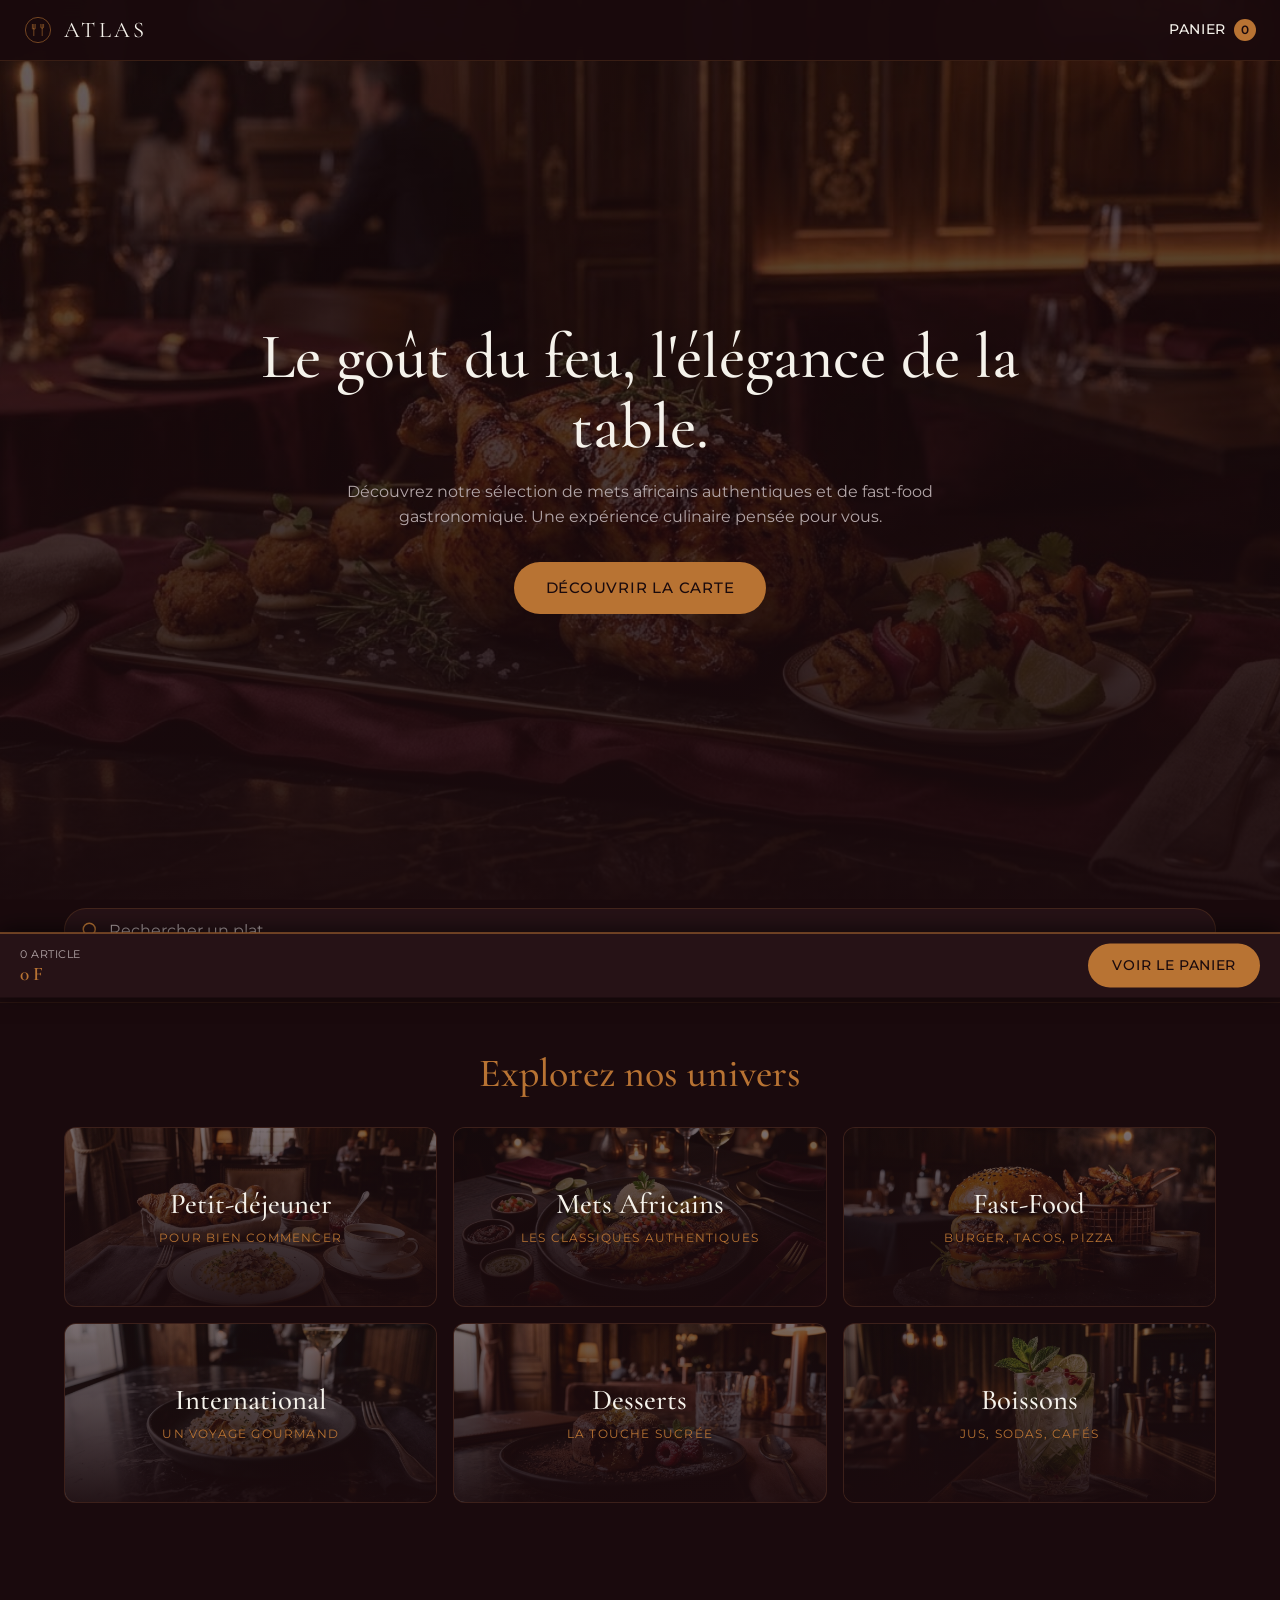
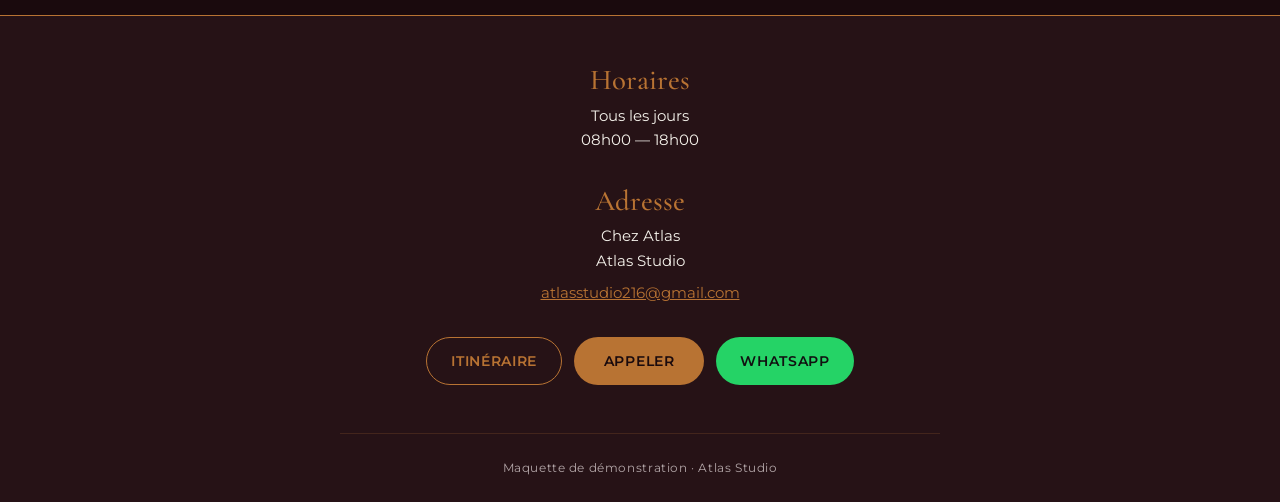
<file: index.html>
<!DOCTYPE html>
<html lang="fr">
<head>
  <meta charset="utf-8">
  <meta name="viewport" content="width=device-width, initial-scale=1, viewport-fit=cover">
  <title>ATLAS - Restaurant</title><title>ATLAS - Restaurant</title>

  <link rel="icon" type="image/svg+xml" href="data:image/svg+xml,%3Csvg xmlns='http://www.w3.org/2000/svg' viewBox='0 0 100 100'%3E%3Ccircle cx='50' cy='50' r='45' stroke='%23B87333' stroke-width='6' fill='none'/%3E%3Cpath d='M35 30V70 M30 30V45 C30 48 35 48 35 45 M40 30V45 C40 48 35 48 35 45' stroke='%23B87333' stroke-width='6' stroke-linecap='round'/%3E%3Cpath d='M65 30V70 M60 30V40 C60 45 70 45 70 40 V30' stroke='%23B87333' stroke-width='6' stroke-linecap='round'/%3E%3C/svg%3E">

<!-- Balises de partage WhatsApp -->
  <meta property="og:title" content="ATLAS - Le goût du feu, l'élégance de la table">
  <meta property="og:description" content="Découvrez notre sélection de mets africains authentiques et de fast-food gastronomique.">
  <meta property="og:image" content="https://atlas290.github.io/atlas-demo/images/hero.jpg">
  <meta property="og:type" content="website">

  <meta name="description" content="ATLAS, le goût du feu et de l'élégance. Fast-food et mets africains.">
  <meta name="description" content="ATLAS, le goût du feu et de l'élégance. Fast-food et mets africains.">
  <link rel="preconnect" href="https://fonts.googleapis.com">
  <link rel="preconnect" href="https://fonts.gstatic.com" crossorigin>
  <link href="https://fonts.googleapis.com/css2?family=Cormorant+Garamond:wght@500;600&family=Montserrat:wght@400;500;600&display=swap" rel="stylesheet">
  <link rel="stylesheet" href="style.css">
</head>
<body>

  <!-- HEADER -->
  <header class="header">
    <a href="index.html" class="logo-container">
      <svg class="logo-svg" viewBox="0 0 100 100" fill="none" xmlns="http://www.w3.org/2000/svg">
        <circle cx="50" cy="50" r="45" stroke="currentColor" stroke-width="2"/>
        <path d="M35 30V70 M30 30V45 C30 48 35 48 35 45 M40 30V45 C40 48 35 48 35 45" stroke="currentColor" stroke-width="2" stroke-linecap="round"/>
        <path d="M65 30V70 M60 30V40 C60 45 70 45 70 40 V30" stroke="currentColor" stroke-width="2" stroke-linecap="round"/>
      </svg>
      <span class="logo-text">Atlas</span>
    </a>
    
    <a href="panier.html" class="header-cart">
      Panier
      <span class="cart-count" id="cart-count">0</span>
    </a>
  </header>

  <!-- HERO -->
  <section class="hero">
    <!-- Correction ici : le m a été supprimé -->
    <img src="images/hero.jpg" alt="Poulet braisé gastronomique ATLAS" class="hero-bg">
    <div class="hero-content">
      <h1>Le goût du feu, l'élégance de la table.</h1>
      <p>Découvrez notre sélection de mets africains authentiques et de fast-food gastronomique. Une expérience culinaire pensée pour vous.</p>
      <a href="menu.html" class="btn btn-primaire">Découvrir la carte</a>
    </div>
  </section>

  <!-- ZONE STICKY : RECHERCHE & RACCOURCIS -->
  <div class="sticky-nav">
    <div class="search-container">
      <div class="search-box">
        <svg class="search-icon" viewBox="0 0 24 24" fill="none" stroke="currentColor" stroke-width="2" stroke-linecap="round" stroke-linejoin="round">
          <circle cx="11" cy="11" r="8"></circle>
          <line x1="21" y1="21" x2="16.65" y2="16.65"></line>
        </svg>
        <input type="text" placeholder="Rechercher un plat..." aria-label="Rechercher">
      </div>
    </div>
    
    <div class="ruban-categories">
      <a href="menu.html" class="pill active">Tout</a>
      <a href="menu.html" class="pill">Petit-déjeuner</a>
      <a href="menu.html" class="pill">Mets Africains</a>
      <a href="menu.html" class="pill">Fast-Food</a>
      <a href="menu.html" class="pill">International</a>
      <a href="menu.html" class="pill">Desserts</a>
      <a href="menu.html" class="pill">Boissons</a>
    </div>
  </div>

  <!-- CATEGORIES -->
  <section class="section" id="menu">
    <div class="section-title">
      <h2>Explorez nos univers</h2>
    </div>
    <div class="categories-grid">
      
      <a href="menu.html" class="categorie-carte">
        <img src="images/img-petit-dej.jpg" class="categorie-image" loading="lazy" alt="Petit-déjeuner">
        <div class="categorie-contenu">
          <h3>Petit-déjeuner</h3>
          <span>Pour bien commencer</span>
        </div>
      </a>

      <a href="menu.html" class="categorie-carte">
        <img src="images/img-africain.jpg" class="categorie-image" loading="lazy" alt="Mets Africains">
        <div class="categorie-contenu">
          <h3>Mets Africains</h3>
          <span>Les classiques authentiques</span>
        </div>
      </a>

      <a href="menu.html" class="categorie-carte">
        <img src="images/img-fastfood.jpg" class="categorie-image" loading="lazy" alt="Fast-Food">
        <div class="categorie-contenu">
          <h3>Fast-Food</h3>
          <span>Burger, Tacos, Pizza</span>
        </div>
      </a>

      <a href="menu.html" class="categorie-carte">
        <img src="images/img-international.jpg" class="categorie-image" loading="lazy" alt="International">
        <div class="categorie-contenu">
          <h3>International</h3>
          <span>Un voyage gourmand</span>
        </div>
      </a>

      <a href="menu.html" class="categorie-carte">
        <img src="images/img-dessert.jpg" class="categorie-image" loading="lazy" alt="Desserts">
        <div class="categorie-contenu">
          <h3>Desserts</h3>
          <span>La touche sucrée</span>
        </div>
      </a>

      <a href="menu.html" class="categorie-carte">
        <img src="images/img-boisson.jpg" class="categorie-image" loading="lazy" alt="Boissons">
        <div class="categorie-contenu">
          <h3>Boissons</h3>
          <span>Jus, sodas, cafés</span>
        </div>
      </a>

    </div>
  </section>

  <!-- BARRE FLOTTANTE PANIER -->
  <div class="barre-panier-flottante" id="barre-panier-flottante">
    <div class="barre-panier-info">
      <span id="barre-panier-qte">0 article</span>
      <span id="barre-panier-total">0 F</span>
    </div>
    <a href="panier.html" class="btn btn-primaire" style="height: 44px; padding: 0 24px; font-size: 0.85rem;">Voir le panier</a>
  </div>

  <script src="script.js"></script><!-- FOOTER -->
  <footer class="footer">
    <div class="footer-content">
      <div class="footer-block">
        <h3>Horaires</h3>
        <p>Tous les jours<br>08h00 — 18h00</p>
      </div>
      
      <div class="footer-block">
        <h3>Adresse</h3>
        <p>Chez Atlas<br>Atlas Studio</p>
        <p style="margin-top: 8px;">
          <a href="mailto:atlasstudio216@gmail.com" style="color: var(--accent); text-decoration: underline;">atlasstudio216@gmail.com</a>
        </p>
      </div>

      <div class="footer-actions">
        <a href="https://maps.google.com/?q=Cotonou,Benin" target="_blank" class="btn-footer btn-footer-outline">Itinéraire</a>
        <a href="tel:+2290143327643" class="btn-footer btn-footer-primaire">Appeler</a>
        <a href="https://wa.me/2290143327643" target="_blank" class="btn-footer btn-footer-whatsapp">WhatsApp</a>
      </div>

      <div class="footer-bottom">
        <p>Maquette de démonstration · Atlas Studio</p>
      </div>
    </div>
  </footer>
</body>
</html>
</file>
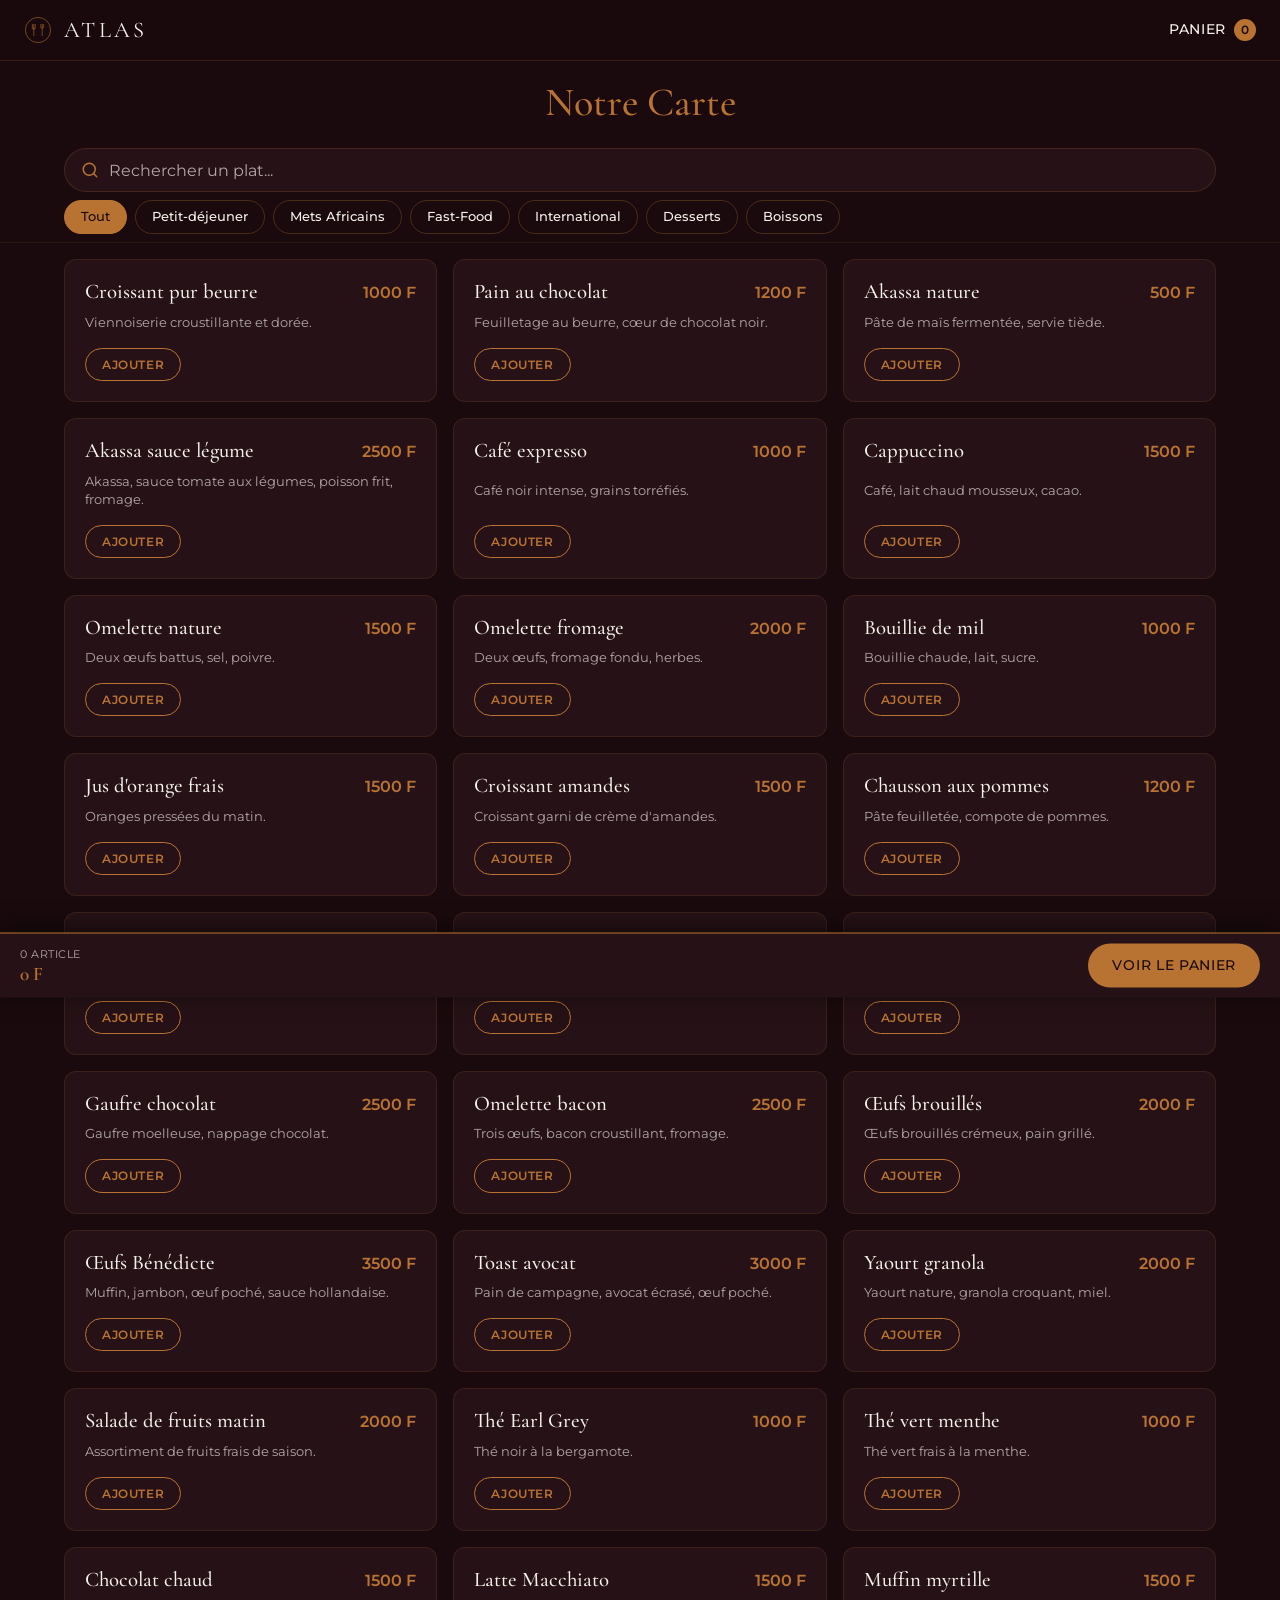
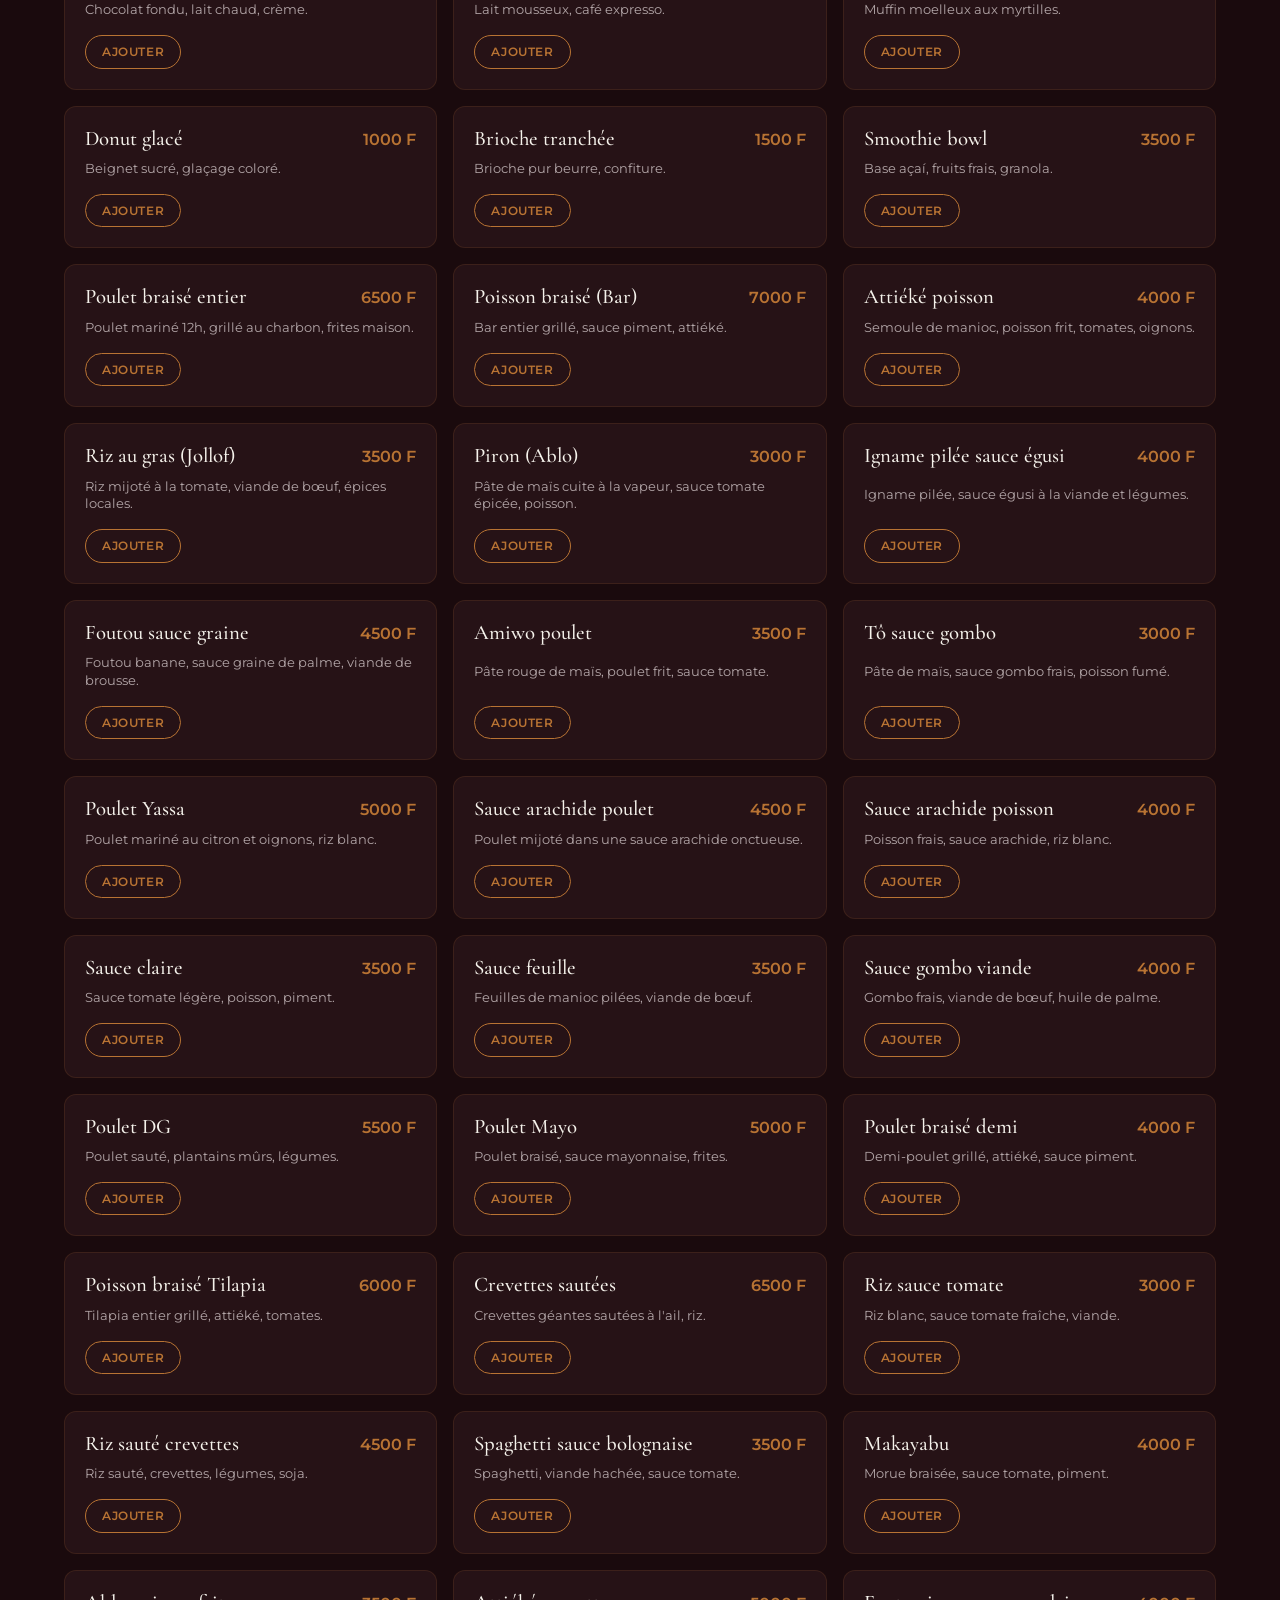
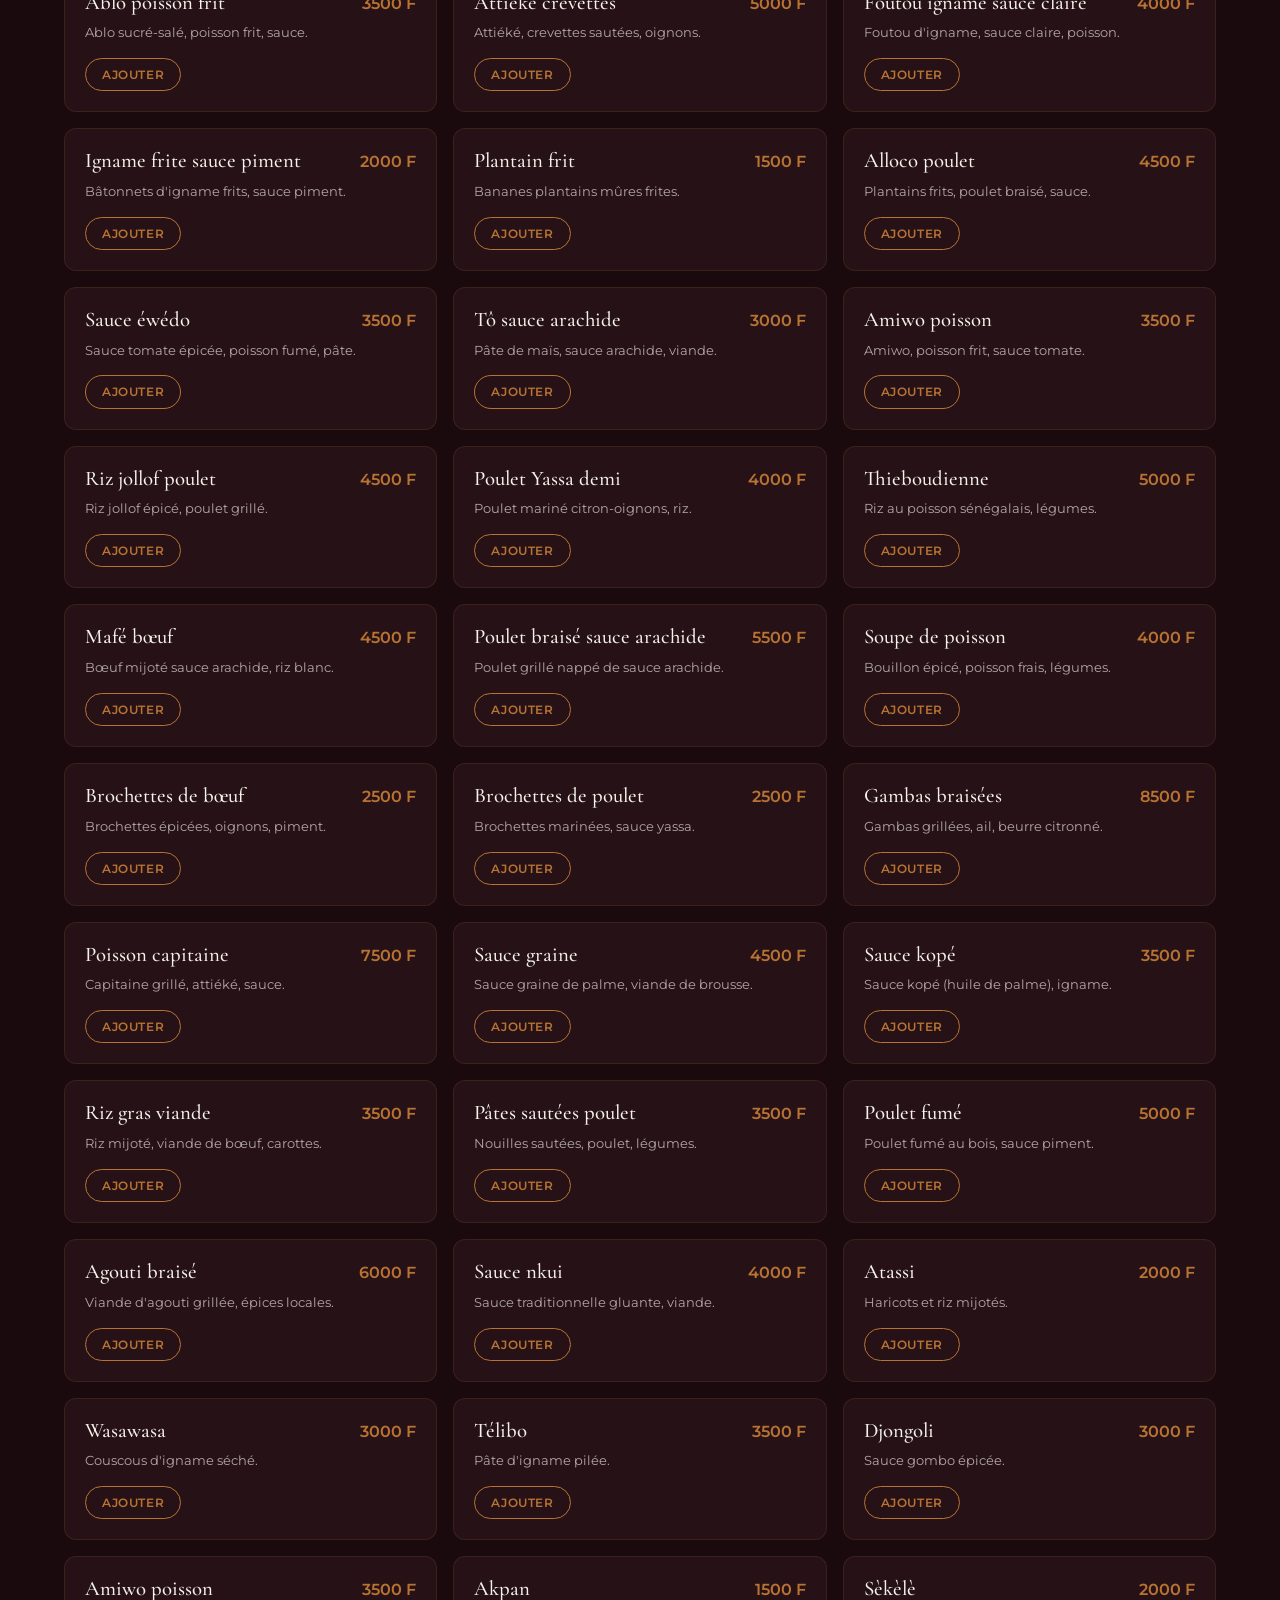
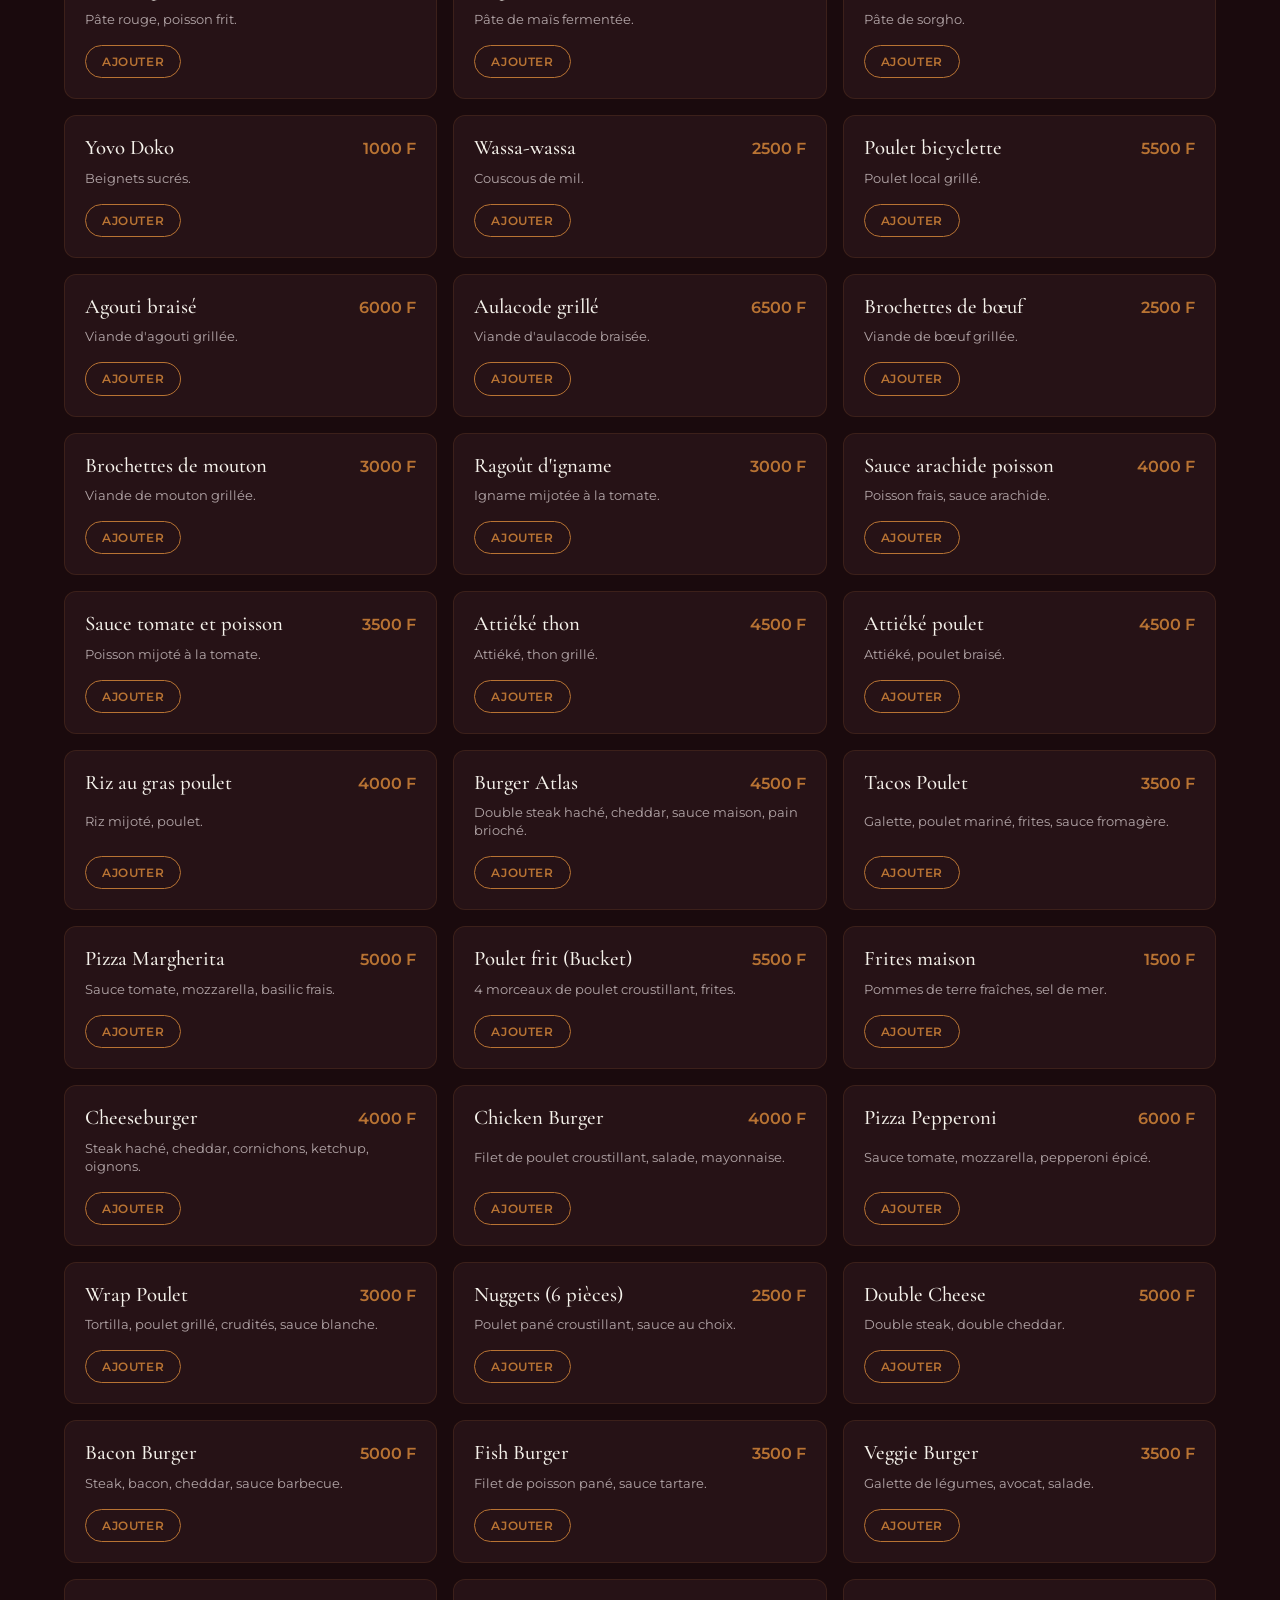
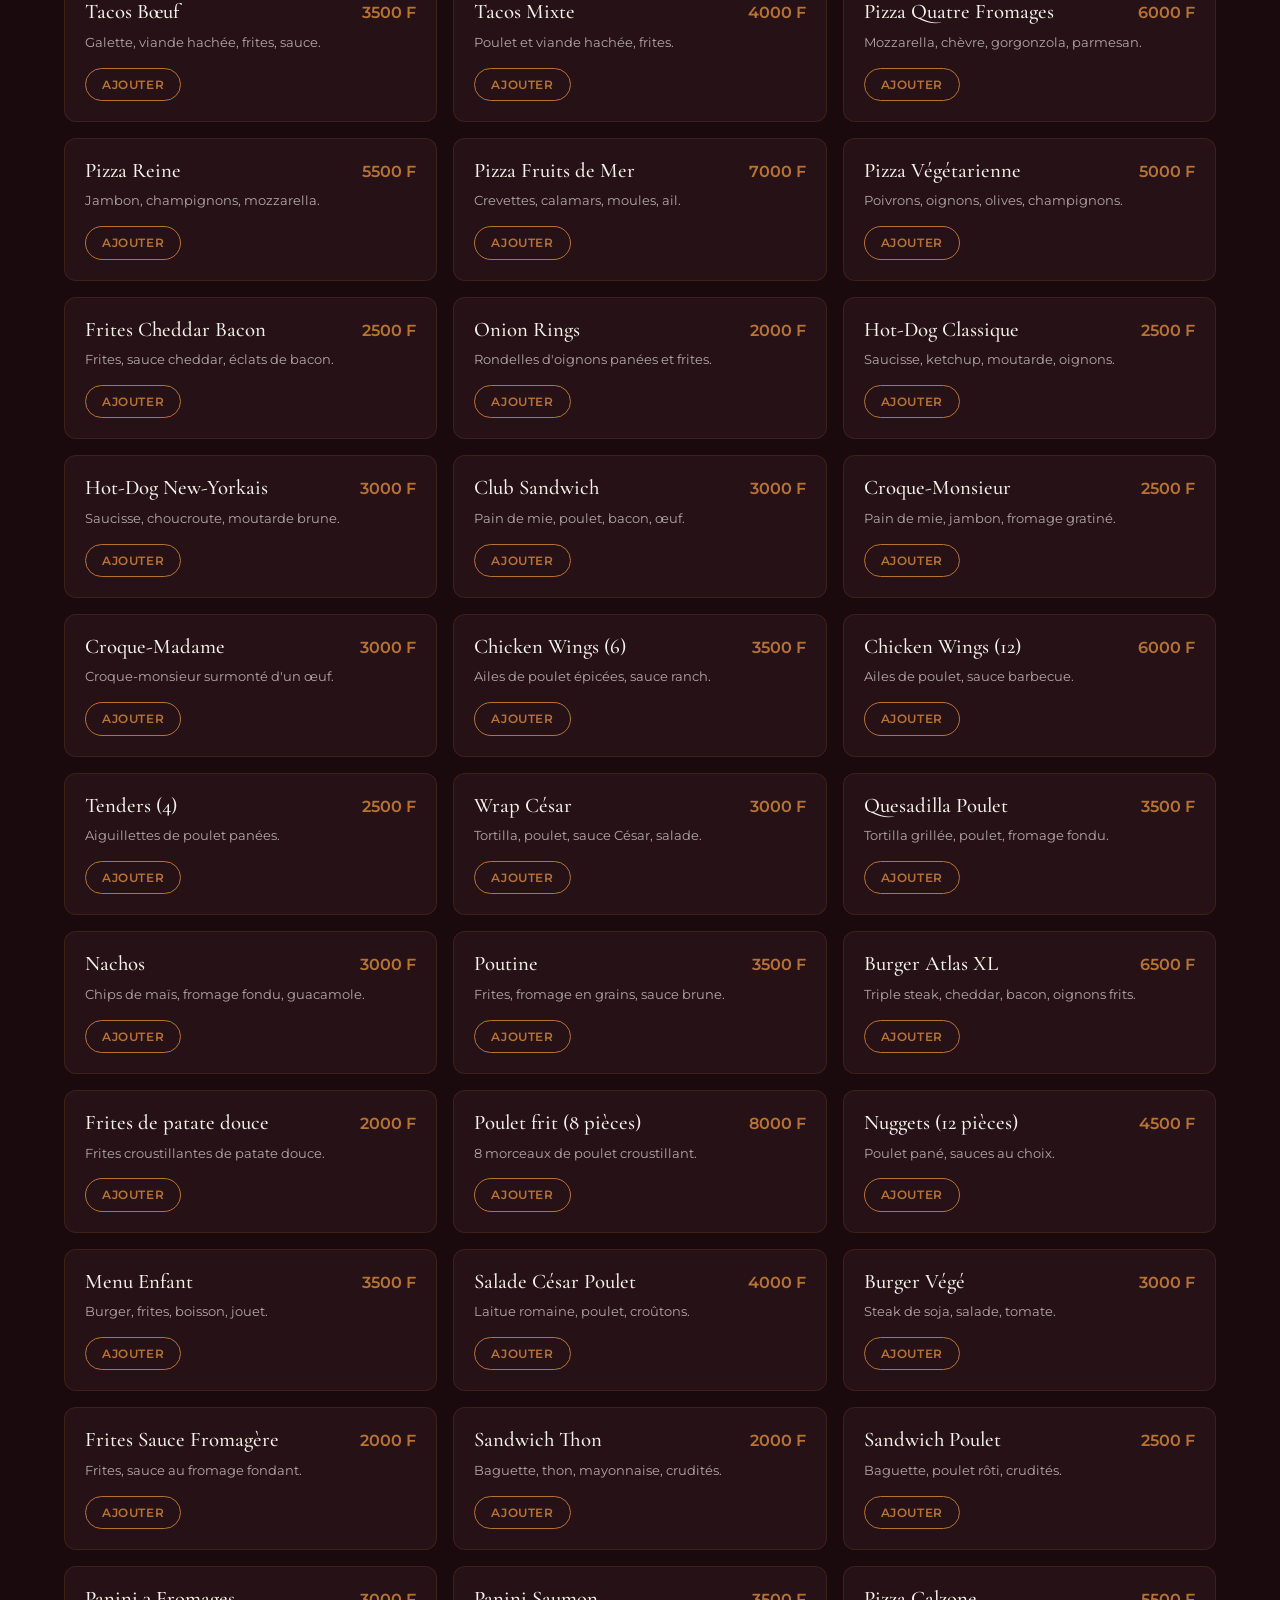
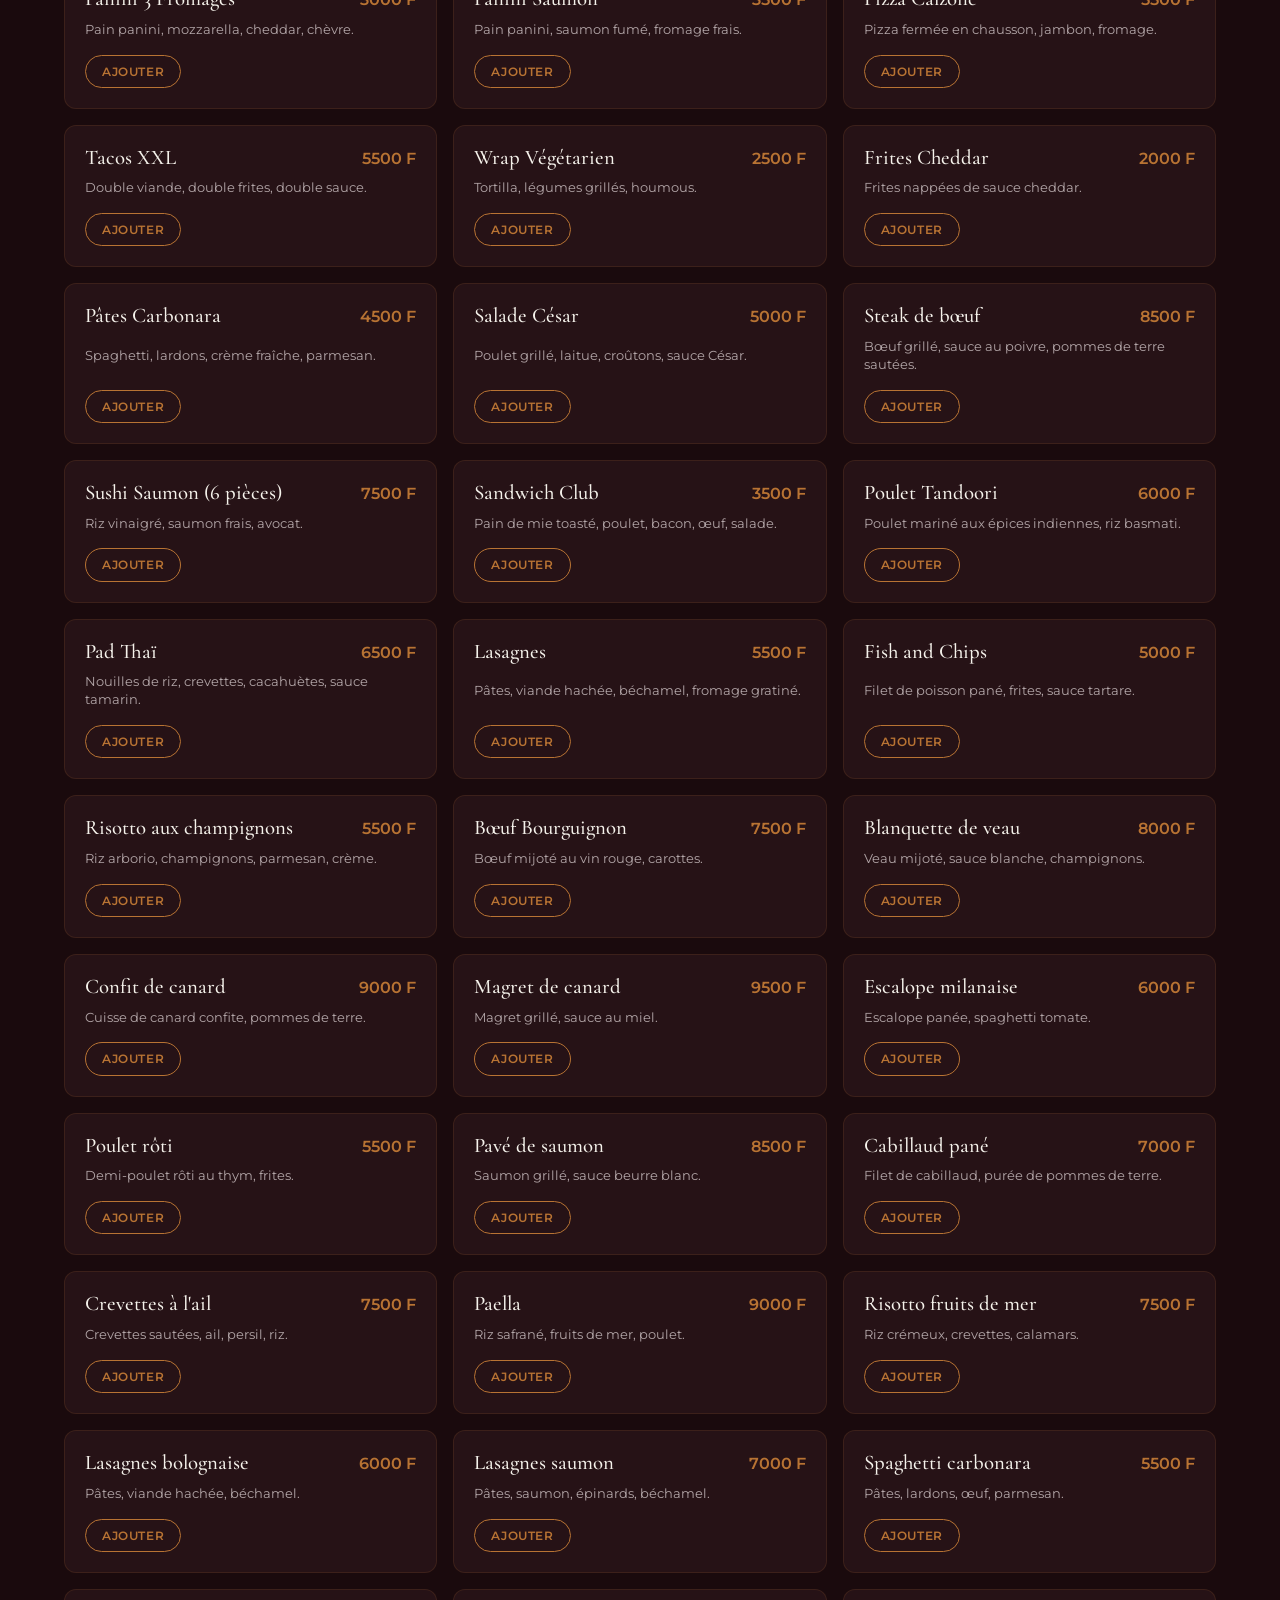
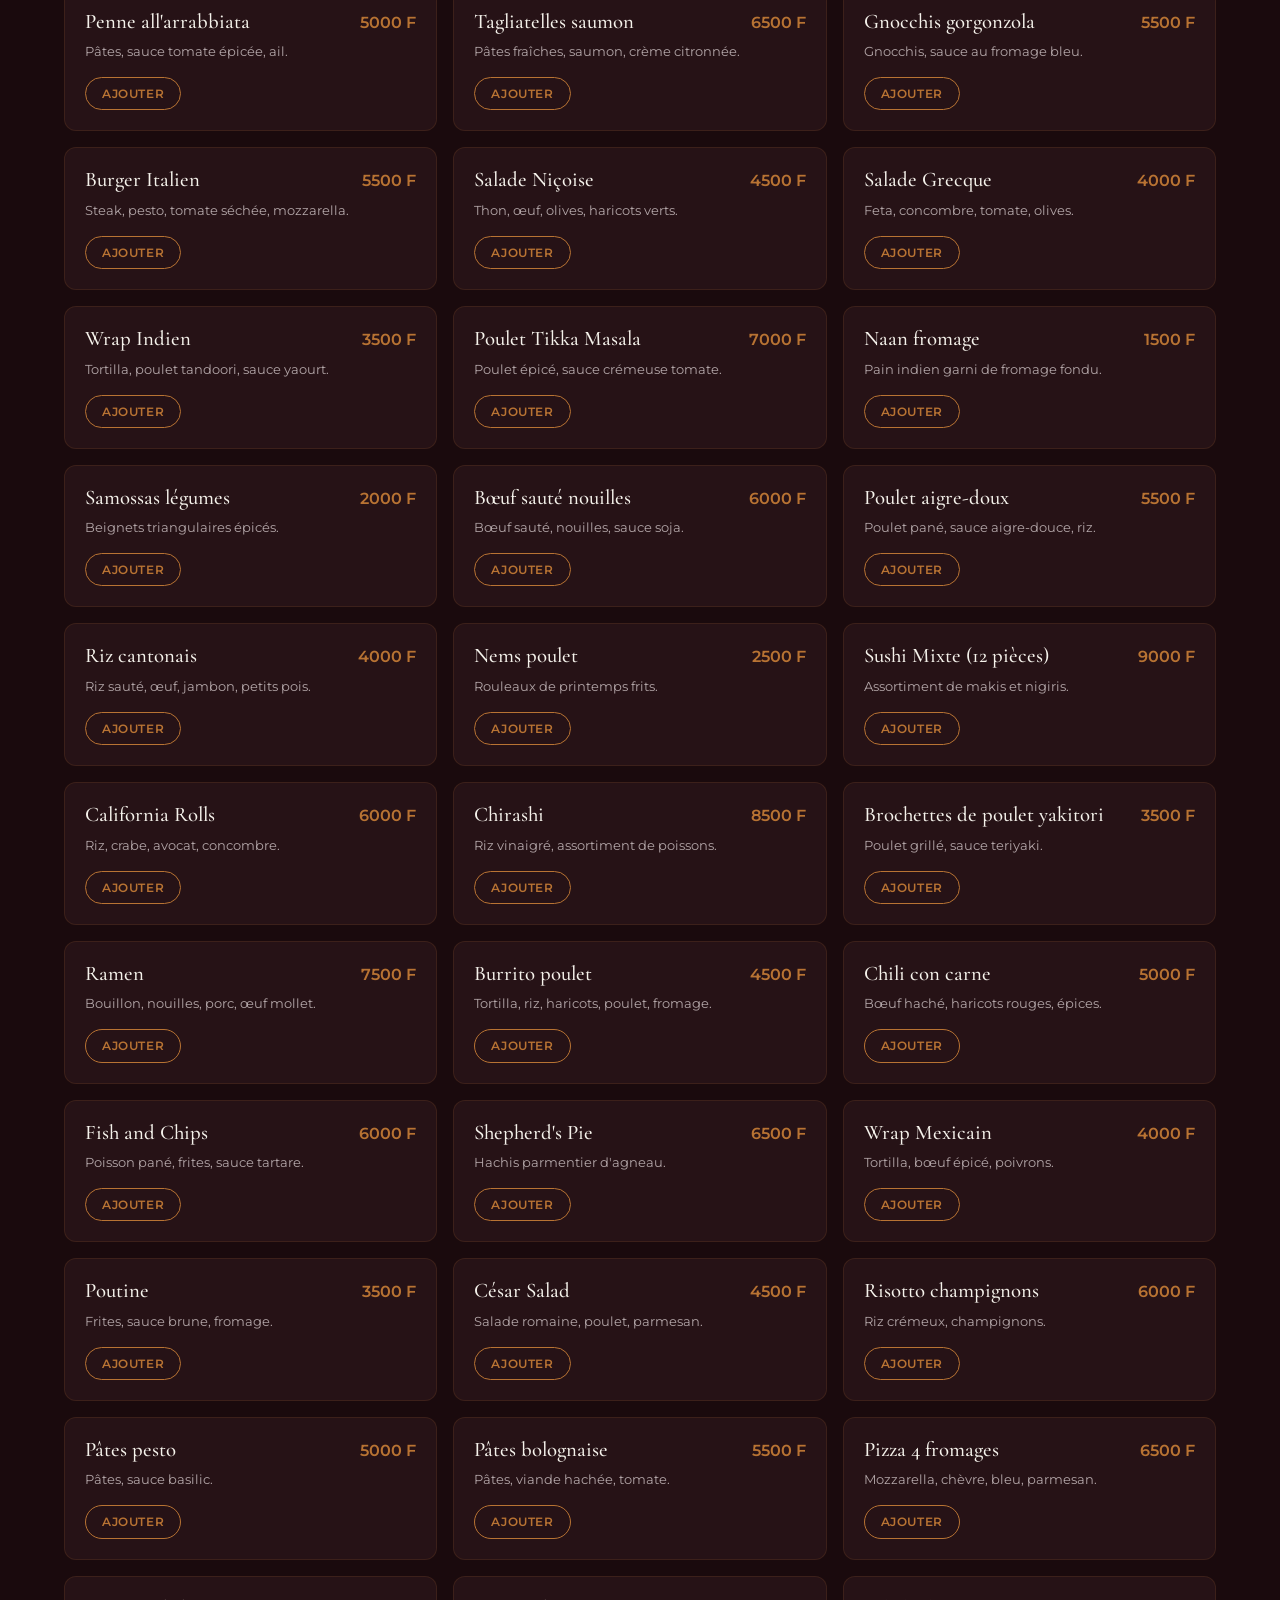
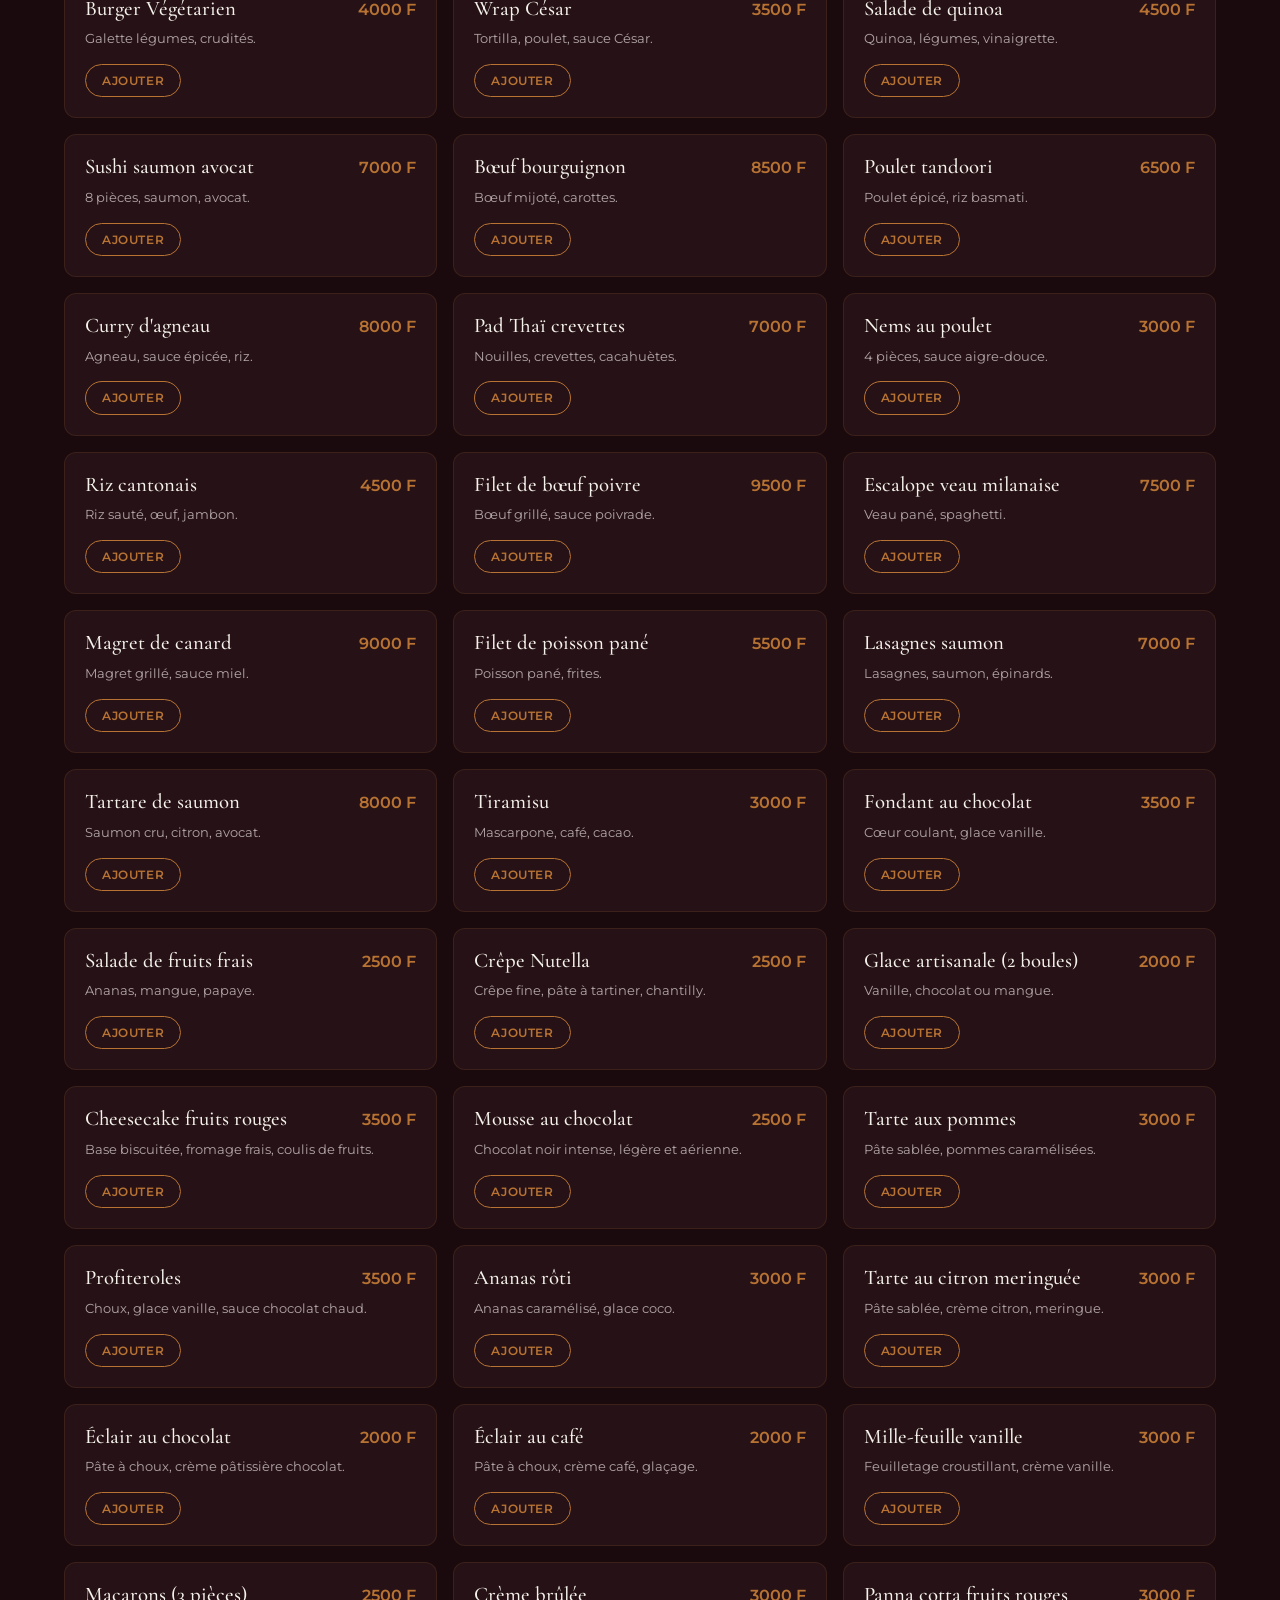
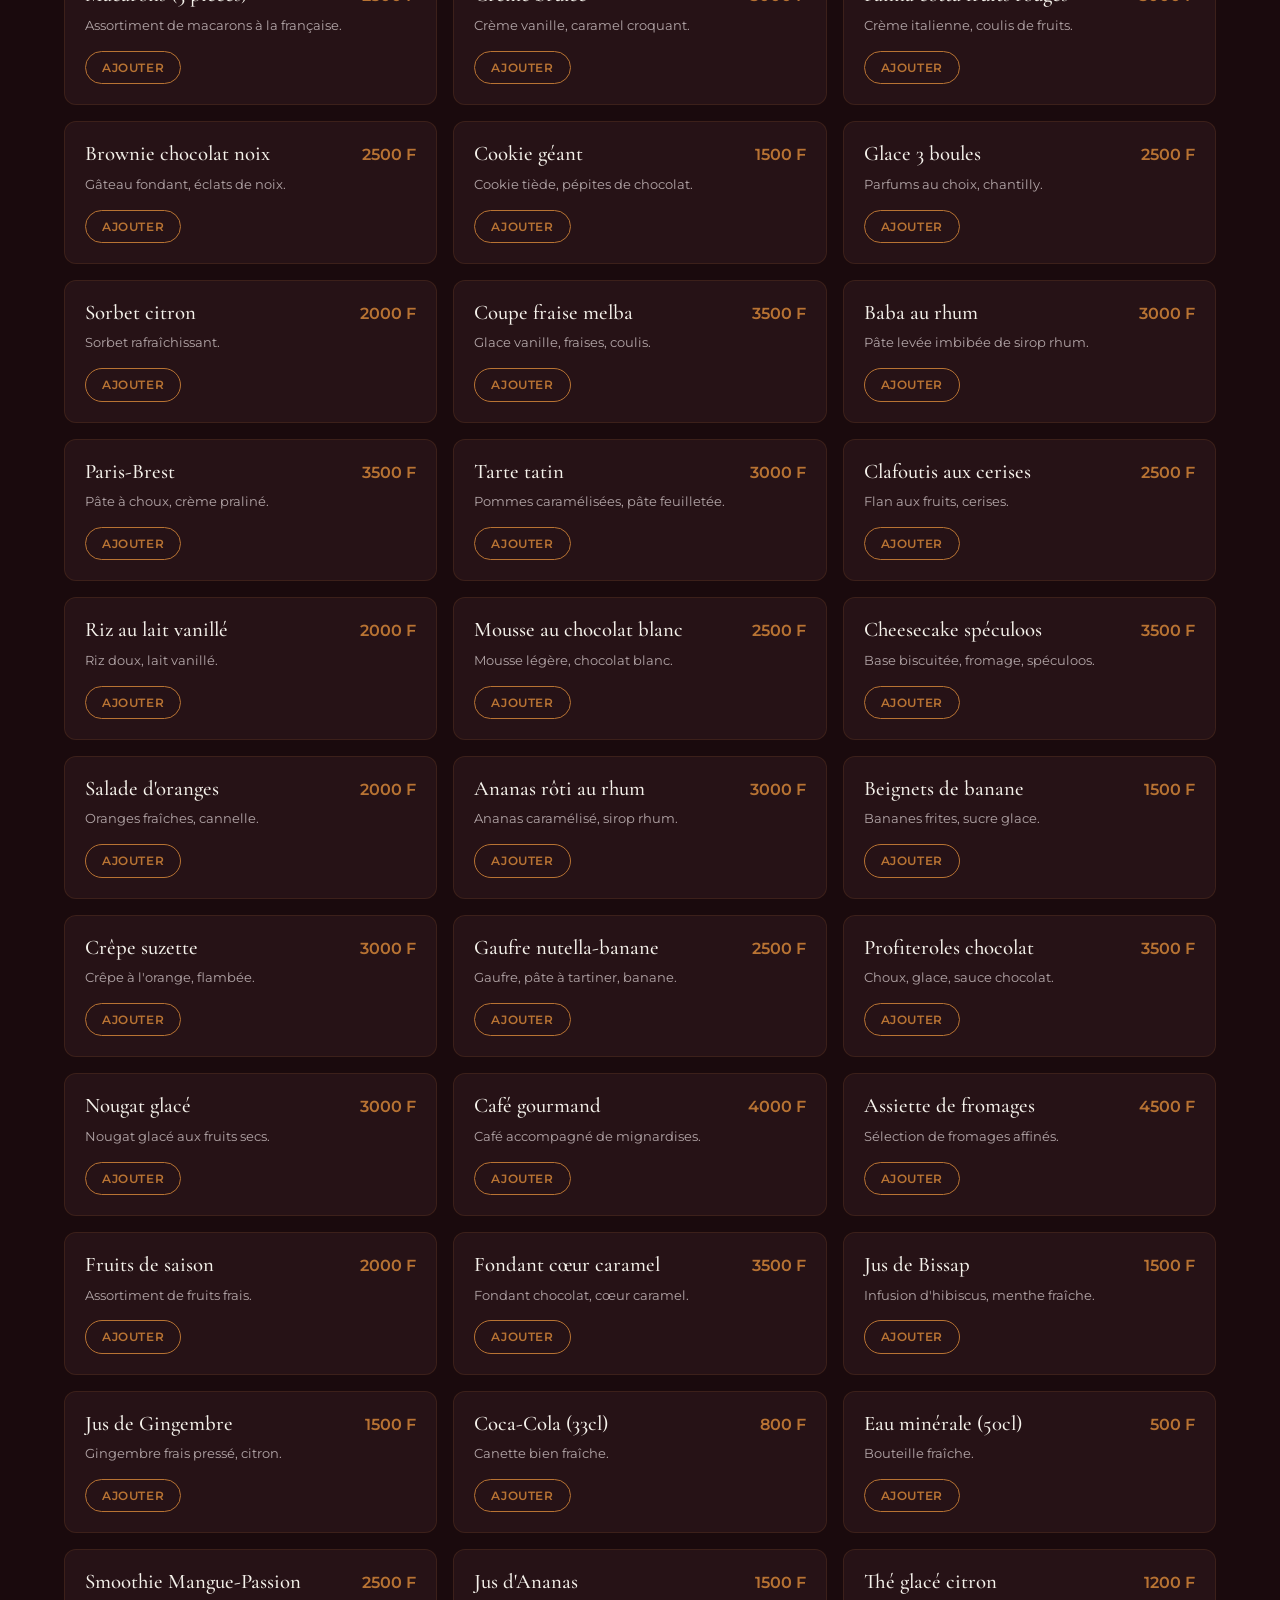
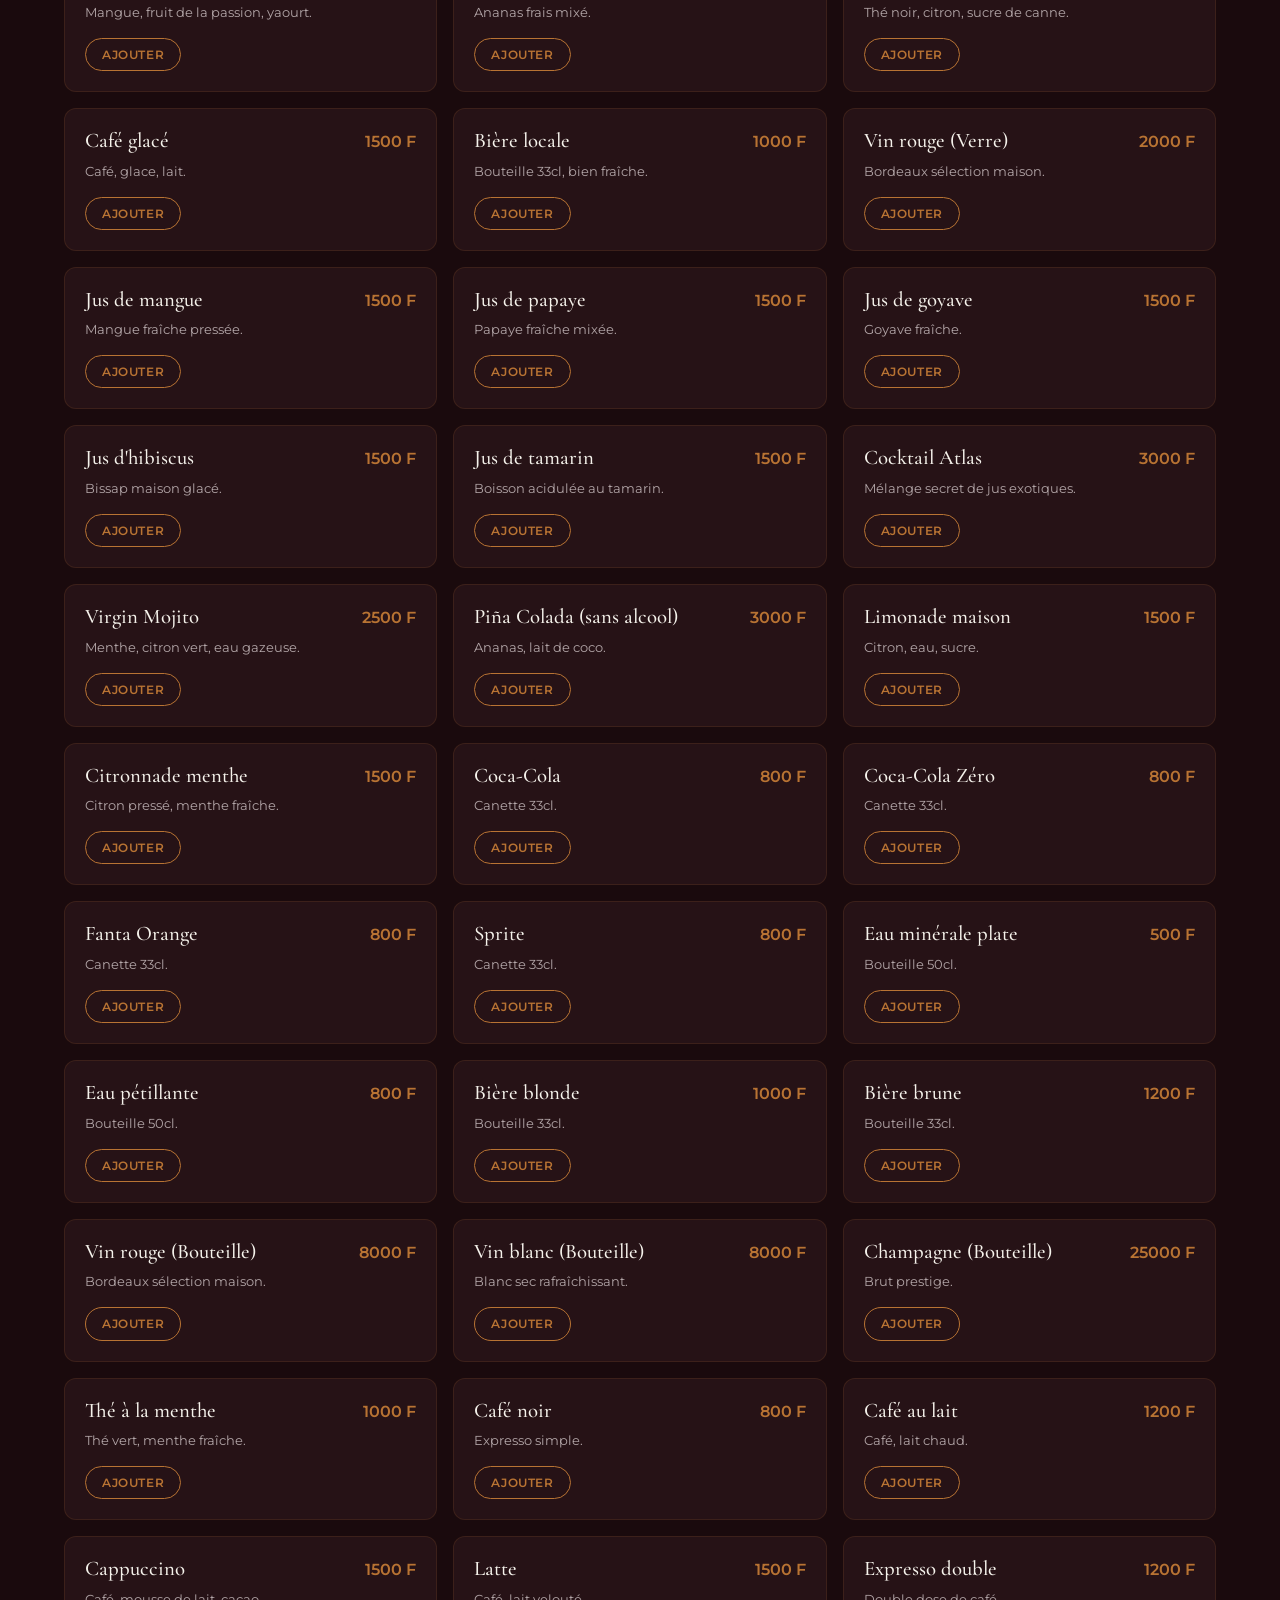
<file: menu.html>
<!DOCTYPE html>
<html lang="fr">
<head>
  <meta charset="utf-8">
  <meta name="viewport" content="width=device-width, initial-scale=1, viewport-fit=cover">
  <title>La Carte - ATLAS</title><title>ATLAS - Restaurant</title>

  <link rel="icon" type="image/svg+xml" href="data:image/svg+xml,%3Csvg xmlns='http://www.w3.org/2000/svg' viewBox='0 0 100 100'%3E%3Ccircle cx='50' cy='50' r='45' stroke='%23B87333' stroke-width='6' fill='none'/%3E%3Cpath d='M35 30V70 M30 30V45 C30 48 35 48 35 45 M40 30V45 C40 48 35 48 35 45' stroke='%23B87333' stroke-width='6' stroke-linecap='round'/%3E%3Cpath d='M65 30V70 M60 30V40 C60 45 70 45 70 40 V30' stroke='%23B87333' stroke-width='6' stroke-linecap='round'/%3E%3C/svg%3E">

<!-- Balises de partage WhatsApp -->
  <meta property="og:title" content="ATLAS - Le goût du feu, l'élégance de la table">
  <meta property="og:description" content="Découvrez notre sélection de mets africains authentiques et de fast-food gastronomique.">
  <meta property="og:image" content="https://atlas290.github.io/atlas-demo/images/hero.jpg">
  <meta property="og:type" content="website">

  <meta name="description" content="ATLAS, le goût du feu et de l'élégance. Fast-food et mets africains.">
  <link rel="preconnect" href="https://fonts.googleapis.com">
  <link rel="preconnect" href="https://fonts.gstatic.com" crossorigin>
  <link href="https://fonts.googleapis.com/css2?family=Cormorant+Garamond:wght@500;600&family=Montserrat:wght@400;500;600&display=swap" rel="stylesheet">
  <link rel="stylesheet" href="style.css">
</head>
<body>

  <header class="header">
    <a href="index.html" class="logo-container">
      <svg class="logo-svg" viewBox="0 0 100 100" fill="none" xmlns="http://www.w3.org/2000/svg">
        <circle cx="50" cy="50" r="45" stroke="currentColor" stroke-width="2"/>
        <path d="M35 30V70 M30 30V45 C30 48 35 48 35 45 M40 30V45 C40 48 35 48 35 45" stroke="currentColor" stroke-width="2" stroke-linecap="round"/>
        <path d="M65 30V70 M60 30V40 C60 45 70 45 70 40 V30" stroke="currentColor" stroke-width="2" stroke-linecap="round"/>
      </svg>
      <span class="logo-text">Atlas</span>
    </a>
    <a href="panier.html" class="header-cart">
      Panier
      <span class="cart-count" id="cart-count">0</span>
    </a>
  </header>

  <div style="padding-top: 80px; text-align: center; margin-bottom: 16px;">
    <h1 style="font-size: 2.5rem; color: var(--accent);">Notre Carte</h1>
  </div>

  <div class="sticky-nav">
    <div class="search-container">
      <div class="search-box">
        <svg class="search-icon" viewBox="0 0 24 24" fill="none" stroke="currentColor" stroke-width="2" stroke-linecap="round" stroke-linejoin="round">
          <circle cx="11" cy="11" r="8"></circle>
          <line x1="21" y1="21" x2="16.65" y2="16.65"></line>
        </svg>
        <input type="text" id="champ-recherche" placeholder="Rechercher un plat..." aria-label="Rechercher">
      </div>
    </div>
    
    <div class="ruban-categories" id="ruban-filtres">
      <button class="pill active" data-categorie="Tout">Tout</button>
      <button class="pill" data-categorie="Petit-déjeuner">Petit-déjeuner</button>
      <button class="pill" data-categorie="Mets Africains">Mets Africains</button>
      <button class="pill" data-categorie="Fast-Food">Fast-Food</button>
      <button class="pill" data-categorie="International">International</button>
      <button class="pill" data-categorie="Desserts">Desserts</button>
      <button class="pill" data-categorie="Boissons">Boissons</button>
    </div>
  </div>

  <div class="grille-plats" id="grille-plats"></div>

  <!-- BARRE FLOTTANTE PANIER -->
  <div class="barre-panier-flottante" id="barre-panier-flottante">
    <div class="barre-panier-info">
      <span id="barre-panier-qte">0 article</span>
      <span id="barre-panier-total">0 F</span>
    </div>
    <a href="panier.html" class="btn btn-primaire" style="height: 44px; padding: 0 24px; font-size: 0.85rem;">Voir le panier</a>
  </div>

  <script src="menu-data.js"></script>
  <script src="script.js"></script><!-- FOOTER -->
  <footer class="footer">
    <div class="footer-content">
      <div class="footer-block">
        <h3>Horaires</h3>
        <p>Tous les jours<br>08h00 — 18h00</p>
      </div>
      
      <div class="footer-block">
        <h3>Adresse</h3>
        <p>Chez Atlas<br>Atlas Studio</p>
        <p style="margin-top: 8px;">
          <a href="mailto:atlasstudio216@gmail.com" style="color: var(--accent); text-decoration: underline;">atlasstudio216@gmail.com</a>
        </p>
      </div>

      <div class="footer-actions">
        <a href="https://maps.google.com/?q=Cotonou,Benin" target="_blank" class="btn-footer btn-footer-outline">Itinéraire</a>
        <a href="tel:+2290143327643" class="btn-footer btn-footer-primaire">Appeler</a>
        <a href="https://wa.me/2290143327643" target="_blank" class="btn-footer btn-footer-whatsapp">WhatsApp</a>
      </div>

      <div class="footer-bottom">
        <p>Maquette de démonstration · Atlas Studio</p>
      </div>
    </div>
  </footer>
</body>
</html>
</file>
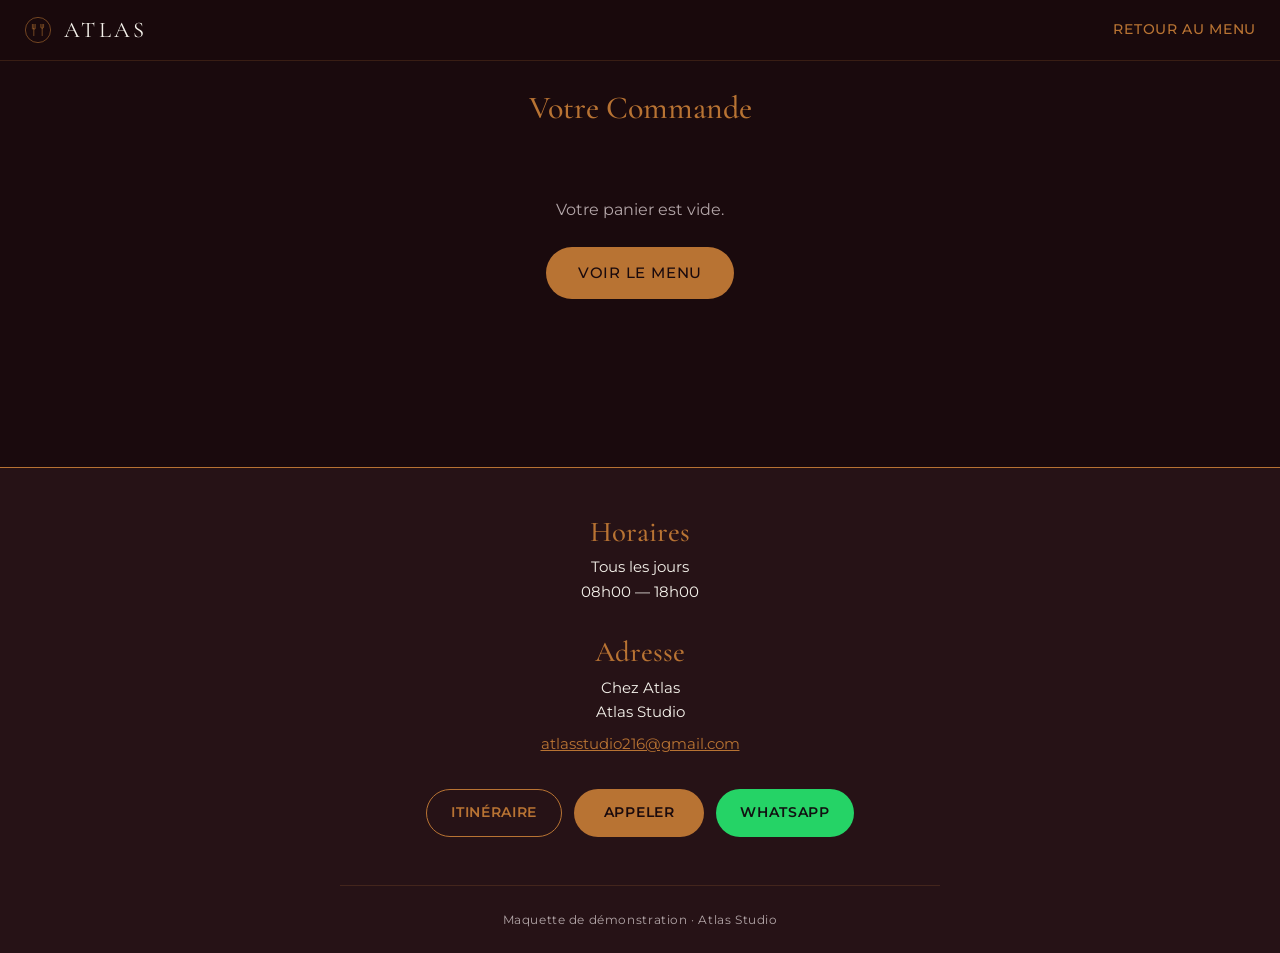
<file: panier.html>
<!DOCTYPE html>
<html lang="fr">
<head>
  <meta charset="utf-8">
  <meta name="viewport" content="width=device-width, initial-scale=1, viewport-fit=cover">
  <title>Votre Panier - ATLAS</title>

<link rel="icon" type="image/svg+xml" href="data:image/svg+xml,%3Csvg xmlns='http://www.w3.org/2000/svg' viewBox='0 0 100 100'%3E%3Ccircle cx='50' cy='50' r='45' stroke='%23B87333' stroke-width='6' fill='none'/%3E%3Cpath d='M35 30V70 M30 30V45 C30 48 35 48 35 45 M40 30V45 C40 48 35 48 35 45' stroke='%23B87333' stroke-width='6' stroke-linecap='round'/%3E%3Cpath d='M65 30V70 M60 30V40 C60 45 70 45 70 40 V30' stroke='%23B87333' stroke-width='6' stroke-linecap='round'/%3E%3C/svg%3E">

<!-- Balises de partage WhatsApp -->
  <meta property="og:title" content="ATLAS - Le goût du feu, l'élégance de la table">
  <meta property="og:description" content="Découvrez notre sélection de mets africains authentiques et de fast-food gastronomique.">
  <meta property="og:image" content="https://atlas290.github.io/atlas-demo/images/hero.jpg">
  <meta property="og:type" content="website">

  <link rel="preconnect" href="https://fonts.googleapis.com">
  <link rel="preconnect" href="https://fonts.gstatic.com" crossorigin>
  <link href="https://fonts.googleapis.com/css2?family=Cormorant+Garamond:wght@500;600&family=Montserrat:wght@400;500;600&display=swap" rel="stylesheet">
  <link rel="stylesheet" href="style.css">
</head>
<body>

  <header class="header">
    <a href="index.html" class="logo-container">
      <svg class="logo-svg" viewBox="0 0 100 100" fill="none" xmlns="http://www.w3.org/2000/svg">
        <circle cx="50" cy="50" r="45" stroke="currentColor" stroke-width="2"/>
        <path d="M35 30V70 M30 30V45 C30 48 35 48 35 45 M40 30V45 C40 48 35 48 35 45" stroke="currentColor" stroke-width="2" stroke-linecap="round"/>
        <path d="M65 30V70 M60 30V40 C60 45 70 45 70 40 V30" stroke="currentColor" stroke-width="2" stroke-linecap="round"/>
      </svg>
      <span class="logo-text">Atlas</span>
    </a>
    <a href="menu.html" class="header-cart" style="color: var(--accent);">
      Retour au menu
    </a>
  </header>

  <div class="page-panier">
    <h1 style="color: var(--accent); text-align: center; margin-bottom: 32px;">Votre Commande</h1>

    <!-- LISTE DES PLATS -->
    <div id="liste-panier-page" class="liste-panier-page">
      <!-- Rempli par le JS -->
    </div>

    <!-- FORMULAIRE DE COMMANDE -->
    <div id="formulaire-commande" style="display: none;">
      <h2 style="font-size: 1.8rem; margin-bottom: 24px; color: var(--texte);">Vos coordonnées</h2>
      
      <div class="form-group">
        <label for="nom-client">Votre nom</label>
        <input type="text" id="nom-client" class="form-input" placeholder="Ex: Jean">
      </div>

      <div class="form-group">
        <label>Mode de récupération</label>
        <div class="mode-selecteur">
          <button class="mode-btn active" data-mode="Livraison">Livraison</button>
          <button class="mode-btn" data-mode="Sur place">Sur place</button>
          <button class="mode-btn" data-mode="À emporter">À emporter</button>
        </div>
      </div>

      <div class="form-group" id="group-adresse">
        <label for="adresse-client">Adresse de livraison</label>
        <input type="text" id="adresse-client" class="form-input" placeholder="Ex: Akpakpa, rue 123">
      </div>

      <div class="form-group">
        <label for="remarque-client">Remarque (optionnel)</label>
        <input type="text" id="remarque-client" class="form-input" placeholder="Ex: Bien épicé">
      </div>

      <!-- RESUME TOTAL -->
      <div class="panier-resume">
        <span>Total à payer :</span>
        <span id="total-prix-page" style="color: var(--accent); font-weight: 600;">0 F</span>
      </div>

      <!-- BOUTON WHATSAPP -->
      <button id="btn-whatsapp" class="btn btn-primaire" style="width: 100%; margin-top: 16px;">
        Commander sur WhatsApp
      </button>
      <p style="text-align: center; font-size: 0.75rem; color: var(--texte-doux); margin-top: 12px;">
        Paiement à la livraison ou sur place.
      </p>
    </div>

    <!-- PANIER VIDE -->
    <div id="panier-vide-message" style="display: none; text-align: center; padding: 40px 0;">
      <p style="color: var(--texte-doux); margin-bottom: 24px;">Votre panier est vide.</p>
      <a href="menu.html" class="btn btn-primaire">Voir le menu</a>
    </div>

  </div>

  <script src="menu-data.js"></script>
  <script src="script.js"></script><!-- FOOTER -->
  <footer class="footer">
    <div class="footer-content">
      <div class="footer-block">
        <h3>Horaires</h3>
        <p>Tous les jours<br>08h00 — 18h00</p>
      </div>
      
      <div class="footer-block">
        <h3>Adresse</h3>
        <p>Chez Atlas<br>Atlas Studio</p>
        <p style="margin-top: 8px;">
          <a href="mailto:atlasstudio216@gmail.com" style="color: var(--accent); text-decoration: underline;">atlasstudio216@gmail.com</a>
        </p>
      </div>

      <div class="footer-actions">
        <a href="https://maps.google.com/?q=Cotonou,Benin" target="_blank" class="btn-footer btn-footer-outline">Itinéraire</a>
        <a href="tel:+2290143327643" class="btn-footer btn-footer-primaire">Appeler</a>
        <a href="https://wa.me/2290143327643" target="_blank" class="btn-footer btn-footer-whatsapp">WhatsApp</a>
      </div>

      <div class="footer-bottom">
        <p>Maquette de démonstration · Atlas Studio</p>
      </div>
    </div>
  </footer>
</body>
</html>
</file>
<file: style.css>
/* --- RESET & VARIABLES --- */
:root {
  --fond: #1A0A0D;
  --surface: #261216;
  --texte: #F5F2EB;
  --texte-doux: #B3A6A8;
  --accent: #B87333;
  --serif: 'Cormorant Garamond', Georgia, serif;
  --sans: 'Montserrat', -apple-system, sans-serif;
  --radius-bouton: 100px;
  --radius-carte: 12px;
}

* { margin: 0; padding: 0; box-sizing: border-box; }
html { scroll-behavior: smooth; }
body { font-family: var(--sans); background-color: var(--fond); color: var(--texte); line-height: 1.6; font-size: 16px; -webkit-font-smoothing: antialiased; overflow-x: hidden; }
button, input, a { font: inherit; color: inherit; background: none; border: 0; appearance: none; text-decoration: none; }
button, a { cursor: pointer; }
h1, h2, h3 { font-family: var(--serif); font-weight: 500; line-height: 1.1; }

/* --- HEADER --- */
.header { position: fixed; top: 0; left: 0; width: 100%; padding: 12px 24px; display: flex; justify-content: space-between; align-items: center; background-color: rgba(26, 10, 13, 0.95); backdrop-filter: blur(10px); -webkit-backdrop-filter: blur(10px); z-index: 100; border-bottom: 1px solid rgba(184, 115, 51, 0.2); }
.logo-container { display: flex; align-items: center; gap: 12px; transition: transform 0.2s ease; }
.logo-container:active { transform: scale(0.95); }
.logo-svg { width: 28px; height: 28px; color: var(--accent); }
.logo-text { font-family: var(--serif); font-size: 1.4rem; letter-spacing: 0.15em; text-transform: uppercase; color: var(--texte); }
.header-cart { display: flex; align-items: center; gap: 8px; font-size: 0.85rem; font-weight: 500; text-transform: uppercase; letter-spacing: 0.05em; }
.cart-count { background-color: var(--accent); color: var(--fond); width: 22px; height: 22px; border-radius: 50%; display: flex; align-items: center; justify-content: center; font-size: 0.75rem; font-weight: 600; }

/* --- HERO --- */
.hero { min-height: 100dvh; display: flex; flex-direction: column; justify-content: center; align-items: center; text-align: center; padding: 100px 24px 64px; position: relative; overflow: hidden; background-color: var(--fond); }
.hero-bg { position: absolute; top: 0; left: 0; width: 100%; height: 100%; object-fit: cover; z-index: 1; opacity: 0.6; animation: zoomLent 25s ease-out infinite alternate; }
@keyframes zoomLent { 0% { transform: scale(1); } 100% { transform: scale(1.08); } }
.hero::after { content: ''; position: absolute; top: 0; left: 0; width: 100%; height: 100%; background: linear-gradient(to bottom, rgba(26, 10, 13, 0.4) 0%, rgba(26, 10, 13, 0.9) 100%); z-index: 2; }
.hero-content { position: relative; z-index: 3; max-width: 800px; }
.hero h1 { font-size: clamp(2.2rem, 6vw, 4rem); margin-bottom: 16px; }
.hero p { font-size: 1rem; margin: 0 auto 32px; color: var(--texte-doux); max-width: 600px; }

/* --- BOUTONS --- */
.btn { display: inline-flex; align-items: center; justify-content: center; height: 52px; padding: 0 32px; border-radius: var(--radius-bouton); font-weight: 500; font-size: 0.95rem; letter-spacing: 0.05em; text-transform: uppercase; transition: transform 0.2s ease, opacity 0.2s ease; min-width: 44px; }
.btn:active { transform: scale(0.97); }
.btn-primaire { background-color: var(--accent); color: var(--fond); }

/* --- RECHERCHE & FILTRES --- */
.sticky-nav { position: sticky; top: 52px; background-color: var(--fond); z-index: 90; padding: 8px 0; border-bottom: 1px solid rgba(184, 115, 51, 0.1); }
.search-container { padding: 0 24px; margin-bottom: 8px; max-width: 1200px; margin-left: auto; margin-right: auto; }
.search-box { width: 100%; height: 44px; background-color: var(--surface); border-radius: var(--radius-bouton); display: flex; align-items: center; padding: 0 16px; border: 1px solid rgba(184, 115, 51, 0.2); }
.search-box input { width: 100%; height: 100%; font-size: 16px; outline: none; background: transparent; color: var(--texte); }
.search-box input::placeholder { color: var(--texte-doux); }
.search-icon { width: 18px; height: 18px; margin-right: 10px; color: var(--accent); flex-shrink: 0; }
.ruban-categories { display: flex; overflow-x: auto; gap: 8px; padding: 0 24px; scrollbar-width: none; -webkit-overflow-scrolling: touch; max-width: 1200px; margin: 0 auto; }
.ruban-categories::-webkit-scrollbar { display: none; }
.pill { white-space: nowrap; padding: 6px 16px; border-radius: var(--radius-bouton); border: 1px solid rgba(184, 115, 51, 0.3); background-color: transparent; font-size: 0.8rem; font-weight: 500; color: var(--texte); transition: all 0.2s ease; }
.pill.active { background-color: var(--accent); color: var(--fond); border-color: var(--accent); }

/* --- SECTIONS & GRILLE ACCUEIL --- */
.section { padding: 48px 24px; max-width: 1200px; margin: 0 auto; }
.section-title { text-align: center; margin-bottom: 32px; }
.section-title h2 { font-size: clamp(1.8rem, 4vw, 2.5rem); color: var(--accent); }
.categories-grid { display: grid; grid-template-columns: 1fr; gap: 16px; }
@media (min-width: 768px) { .categories-grid { grid-template-columns: repeat(2, 1fr); } }
@media (min-width: 1024px) { .categories-grid { grid-template-columns: repeat(3, 1fr); } }

/* --- CARTES CATEGORIES (AVEC IMAGES) --- */
.categorie-carte { position: relative; border-radius: var(--radius-carte); padding: 0; text-align: center; display: flex; flex-direction: column; justify-content: center; align-items: center; min-height: 180px; overflow: hidden; background-color: var(--surface); border: 1px solid rgba(184, 115, 51, 0.15); transition: transform 0.3s ease, border-color 0.3s ease; }
.categorie-carte:hover { transform: translateY(-4px); border-color: var(--accent); }
.categorie-image { position: absolute; top: 0; left: 0; width: 100%; height: 100%; object-fit: cover; opacity: 0.5; z-index: 0; transition: transform 0.4s ease; }
.categorie-carte:hover .categorie-image { transform: scale(1.05); }
.categorie-carte::after { content: ''; position: absolute; top: 0; left: 0; width: 100%; height: 100%; background: linear-gradient(to bottom, rgba(26, 10, 13, 0.2), rgba(26, 10, 13, 0.9)); z-index: 1; }
.categorie-contenu { position: relative; z-index: 2; padding: 32px 24px; width: 100%; height: 100%; display: flex; flex-direction: column; justify-content: center; align-items: center; }
.categorie-carte h3 { font-size: 1.8rem; margin-bottom: 8px; color: var(--texte); }
.categorie-carte span { font-size: 0.75rem; text-transform: uppercase; letter-spacing: 0.1em; color: var(--accent); }

/* --- GRILLE DES PLATS (MENU) --- */
.grille-plats { display: grid; grid-template-columns: 1fr; gap: 16px; max-width: 1200px; margin: 0 auto; padding: 16px 24px 80px; }
@media (min-width: 768px) { .grille-plats { grid-template-columns: repeat(2, 1fr); } }
@media (min-width: 1024px) { .grille-plats { grid-template-columns: repeat(3, 1fr); } }
.plat-carte { background-color: var(--surface); border: 1px solid rgba(184, 115, 51, 0.15); border-radius: var(--radius-carte); padding: 20px; display: flex; flex-direction: column; justify-content: space-between; transition: transform 0.2s ease, border-color 0.2s ease; }
.plat-carte:hover { transform: translateY(-2px); border-color: var(--accent); }
.plat-header { display: flex; justify-content: space-between; align-items: flex-start; gap: 16px; margin-bottom: 8px; }
.plat-titre { font-family: var(--serif); font-size: 1.3rem; color: var(--texte); line-height: 1.2; }
.plat-prix { font-family: var(--sans); font-weight: 600; color: var(--accent); white-space: nowrap; }
.plat-desc { font-size: 0.8rem; color: var(--texte-doux); margin-bottom: 16px; line-height: 1.4; }
.btn-ajouter { align-self: flex-start; padding: 6px 16px; border-radius: var(--radius-bouton); border: 1px solid var(--accent); color: var(--accent); font-size: 0.75rem; font-weight: 600; text-transform: uppercase; letter-spacing: 0.05em; transition: all 0.2s ease; }
.btn-ajouter:active { background-color: var(--accent); color: var(--fond); }

/* --- BOUTONS QUANTITE SUR LE MENU --- */
.controle-qte-menu { display: flex; align-items: center; gap: 8px; border: 1px solid var(--accent); border-radius: var(--radius-bouton); padding: 4px 12px; width: fit-content; }
.btn-qte-menu { width: 24px; height: 24px; color: var(--accent); font-weight: bold; display: flex; align-items: center; justify-content: center; font-size: 1.2rem; }
.qte-menu-valeur { color: var(--accent); font-size: 0.9rem; font-weight: 600; min-width: 16px; text-align: center; }

/* --- PAGE PANIER --- */
.page-panier { padding: 90px 24px 64px; max-width: 600px; margin: 0 auto; }
.liste-panier-page { margin-bottom: 32px; }
.item-panier { display: flex; justify-content: space-between; align-items: center; padding: 12px 0; border-bottom: 1px solid rgba(184, 115, 51, 0.2); }
.item-info { flex: 1; }
.item-nom { font-family: var(--serif); font-size: 1.2rem; color: var(--texte); }
.item-prix-unit { font-size: 0.8rem; color: var(--texte-doux); }
.item-actions { display: flex; align-items: center; gap: 12px; }
.controle-qte { display: flex; align-items: center; gap: 8px; background-color: var(--surface); border: 1px solid rgba(184, 115, 51, 0.3); border-radius: var(--radius-bouton); padding: 4px 8px; }
.btn-qte { width: 28px; height: 28px; display: flex; align-items: center; justify-content: center; color: var(--accent); font-size: 1.1rem; font-weight: bold; }
.qte-valeur { font-weight: 600; font-size: 0.9rem; min-width: 16px; text-align: center; }
.btn-supprimer { color: #ff4d4d; font-size: 1.2rem; padding: 8px; }
.item-total { font-weight: 600; color: var(--accent); min-width: 70px; text-align: right; font-size: 0.9rem; }
.form-group { margin-bottom: 16px; }
.form-group label { display: block; font-size: 0.8rem; color: var(--texte-doux); margin-bottom: 6px; text-transform: uppercase; letter-spacing: 0.05em; }
.form-input { width: 100%; height: 48px; background-color: var(--surface); border: 1px solid rgba(184, 115, 51, 0.3); border-radius: var(--radius-carte); padding: 0 16px; font-size: 16px; color: var(--texte); }
.form-input:focus { outline: none; border-color: var(--accent); }
.mode-selecteur { display: flex; gap: 8px; }
.mode-btn { flex: 1; height: 40px; border-radius: var(--radius-bouton); border: 1px solid rgba(184, 115, 51, 0.3); color: var(--texte); font-size: 0.8rem; transition: all 0.2s ease; }
.mode-btn.active { background-color: var(--accent); color: var(--fond); border-color: var(--accent); }
.panier-resume { display: flex; justify-content: space-between; font-size: 1.1rem; font-family: var(--serif); margin-top: 24px; padding-top: 16px; border-top: 1px solid rgba(184, 115, 51, 0.3); }

/* --- BARRE FLOTTANTE PANIER --- */
.barre-panier-flottante { position: fixed; bottom: 0; left: 0; width: 100%; background-color: var(--surface); border-top: 1px solid var(--accent); padding: 10px 20px; padding-bottom: calc(10px + env(safe-area-inset-bottom)); display: flex; justify-content: space-between; align-items: center; z-index: 9999; transform: translateY(150%); transition: transform 0.3s cubic-bezier(0.2, 0.7, 0.3, 1); box-shadow: 0 -4px 20px rgba(0,0,0,0.6); }
.barre-panier-flottante.visible { transform: translateY(0); }
.barre-panier-info { display: flex; flex-direction: column; }
.barre-panier-info span:first-child { font-size: 0.7rem; color: var(--texte-doux); text-transform: uppercase; letter-spacing: 0.05em; }
.barre-panier-info span:last-child { font-family: var(--serif); font-size: 1.2rem; font-weight: 600; color: var(--accent); line-height: 1.1; }
body.has-cart-bar { padding-bottom: 80px; }
/* --- FOOTER --- */
.footer {
  background-color: var(--surface);
  border-top: 1px solid var(--accent);
  padding: 48px 24px 24px;
  margin-top: 64px; /* Sépare bien le footer du contenu au-dessus */
}

.footer-content {
  max-width: 600px;
  margin: 0 auto;
  text-align: center;
}

.footer-block {
  margin-bottom: 32px;
}

.footer-block h3 {
  font-family: var(--serif);
  font-size: 1.8rem;
  color: var(--accent);
  margin-bottom: 8px;
}

.footer-block p {
  color: var(--texte);
  font-size: 0.95rem;
  line-height: 1.6;
  margin-bottom: 4px;
}

.footer-actions {
  display: flex;
  flex-wrap: wrap;
  justify-content: center;
  gap: 12px;
  margin-bottom: 48px;
  margin-top: 16px;
}

.btn-footer {
  display: inline-flex;
  align-items: center;
  justify-content: center;
  height: 48px;
  padding: 0 24px;
  border-radius: var(--radius-bouton);
  font-family: var(--sans);
  font-size: 0.85rem;
  font-weight: 600;
  text-transform: uppercase;
  letter-spacing: 0.05em;
  transition: transform 0.2s ease, opacity 0.2s ease;
  min-width: 130px;
}

.btn-footer:active { transform: scale(0.97); }

.btn-footer-outline {
  border: 1px solid var(--accent);
  color: var(--accent);
  background-color: transparent;
}

.btn-footer-outline:hover { background-color: rgba(184, 115, 51, 0.1); }

.btn-footer-primaire {
  background-color: var(--accent);
  color: var(--fond);
}

.btn-footer-primaire:hover { opacity: 0.9; }

.btn-footer-whatsapp {
  background-color: #25D366;
  color: #111;
}

.btn-footer-whatsapp:hover { opacity: 0.9; }

.footer-bottom {
  border-top: 1px solid rgba(184, 115, 51, 0.2);
  padding-top: 24px;
  font-size: 0.75rem;
  color: var(--texte-doux);
  font-family: var(--sans);
  letter-spacing: 0.05em;
}
</file>
